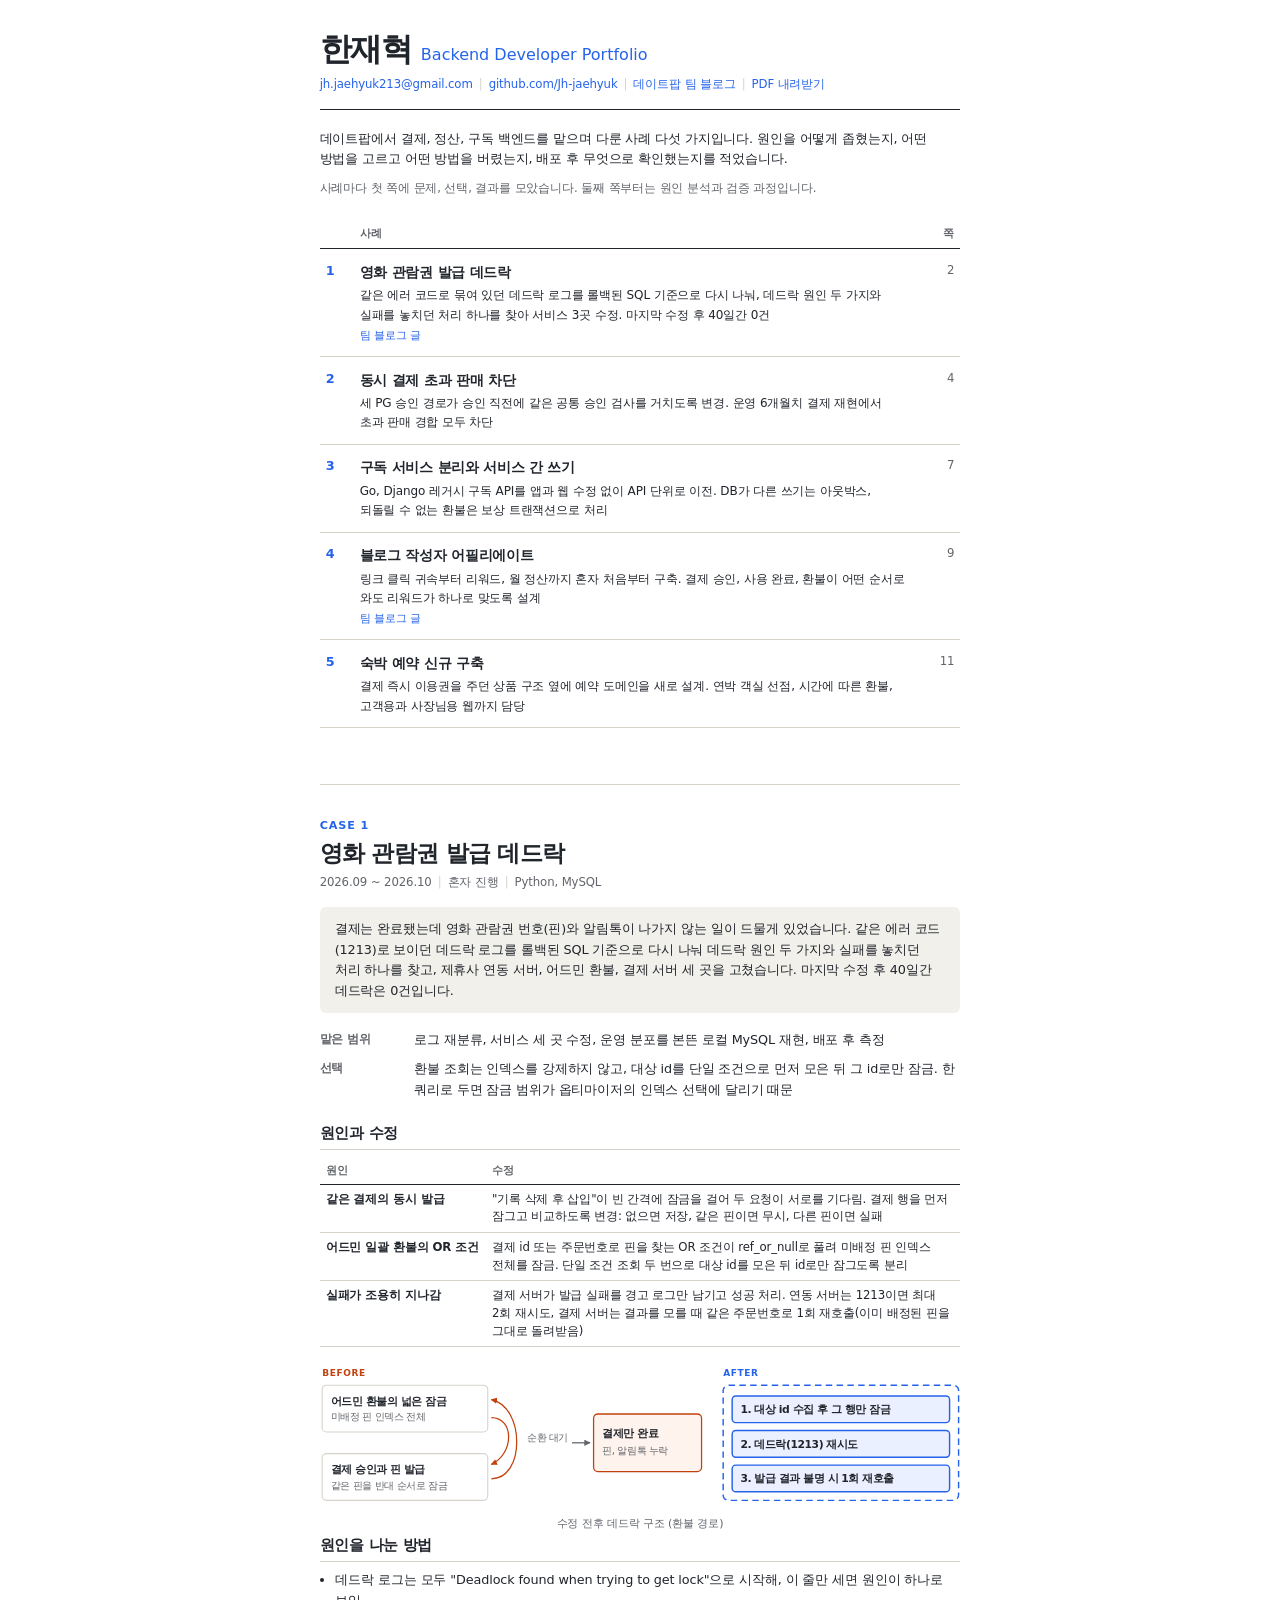
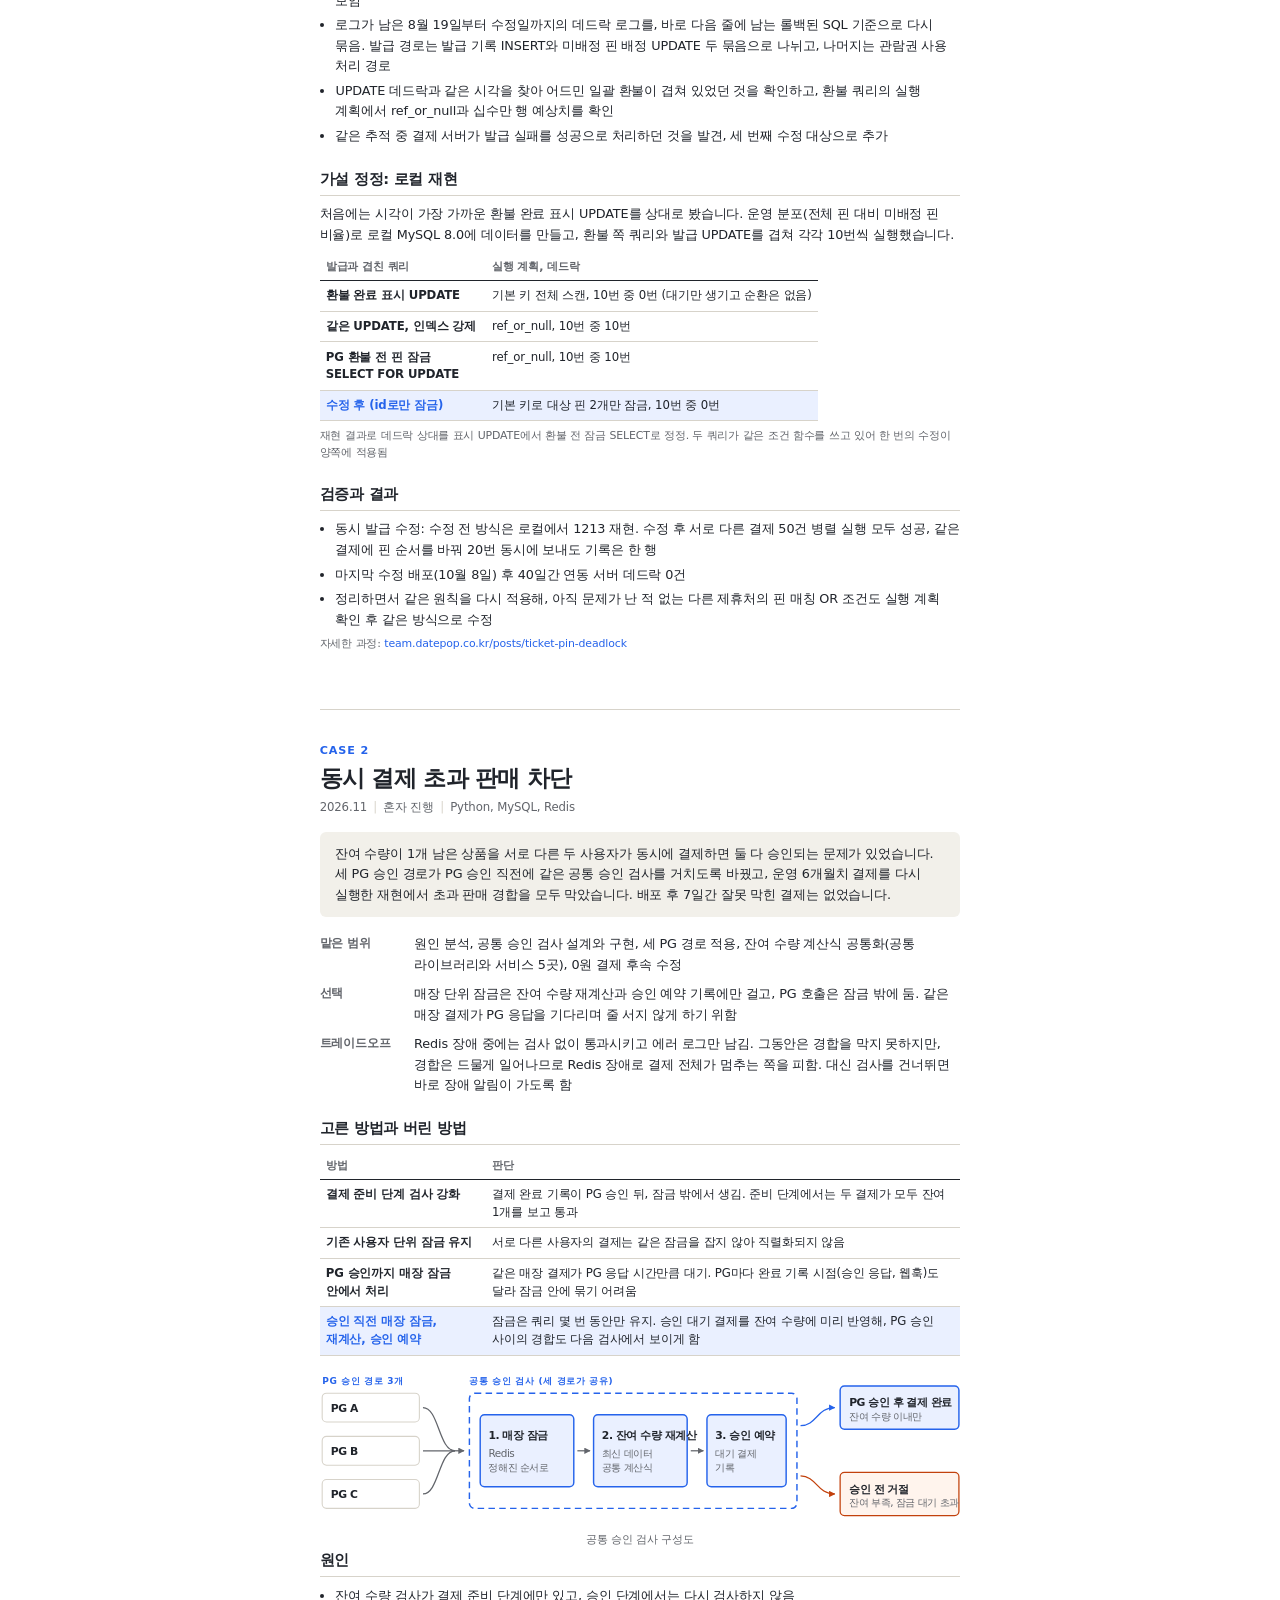
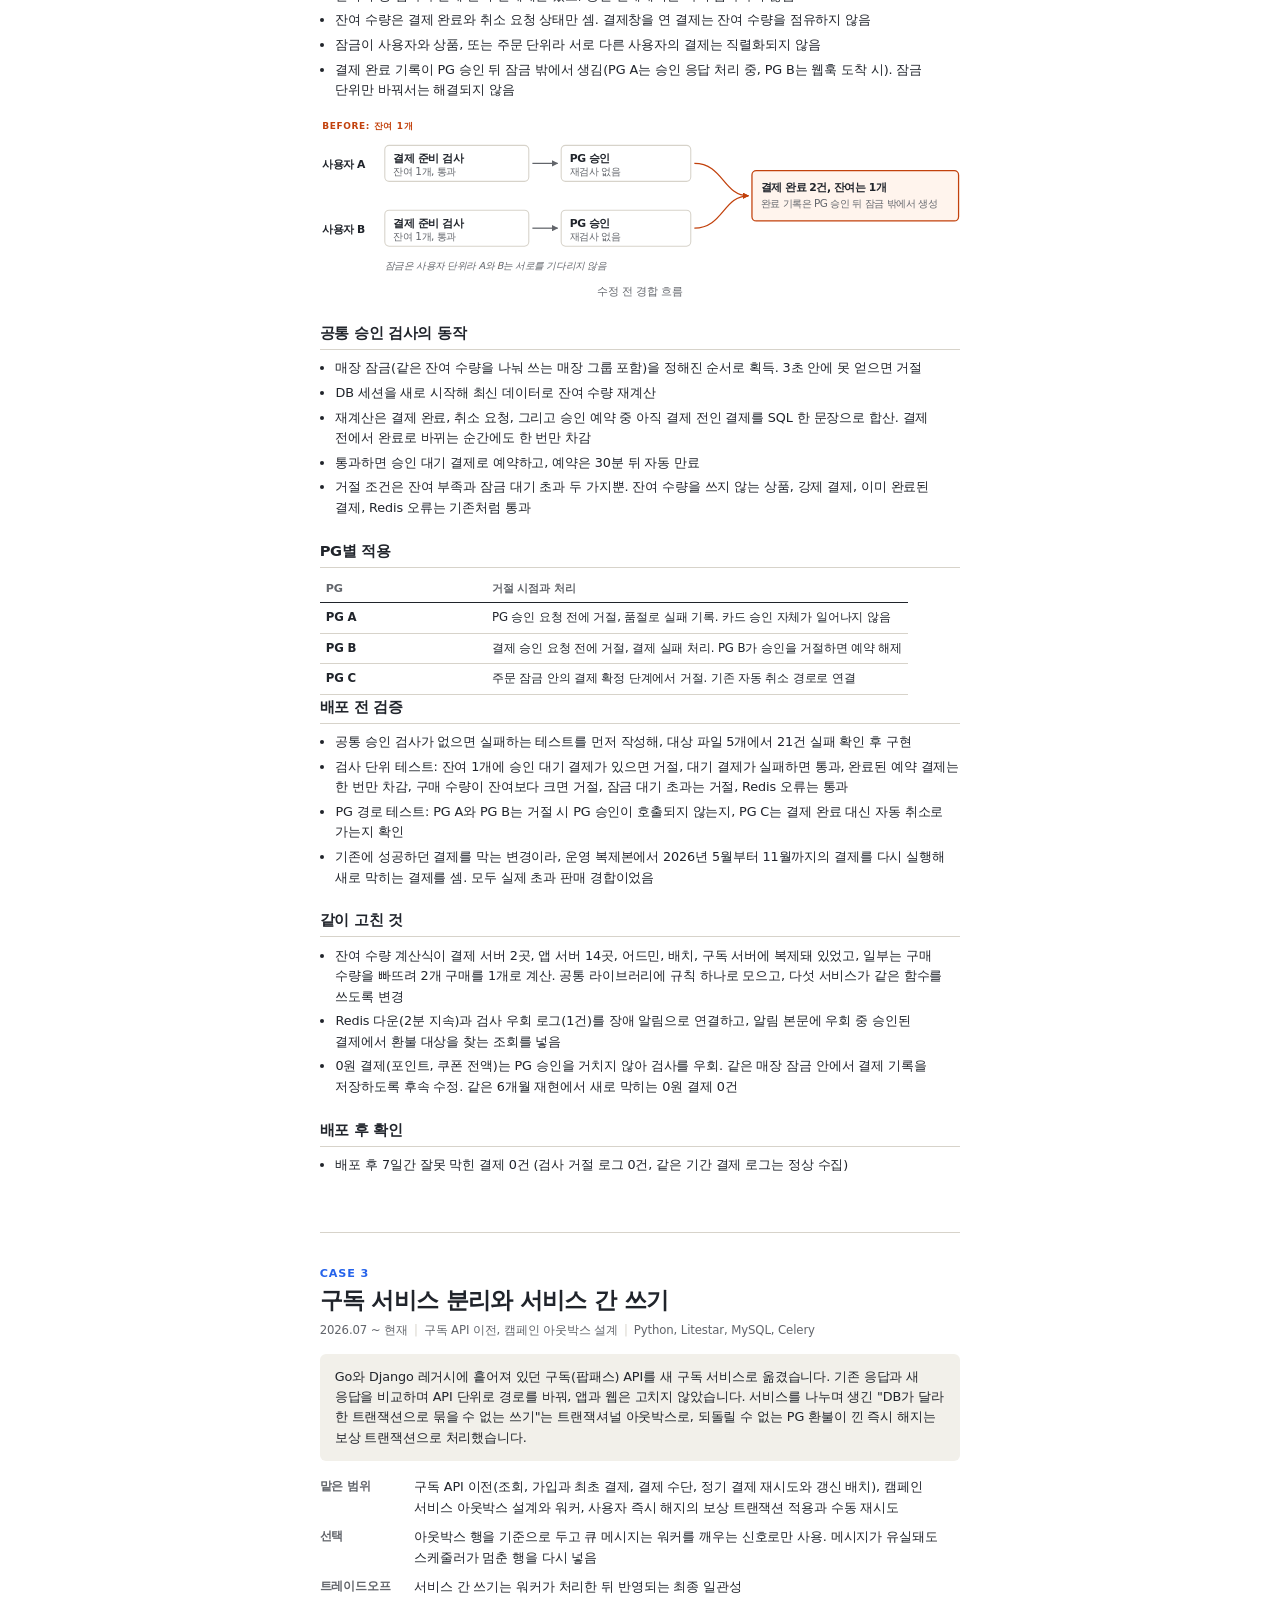
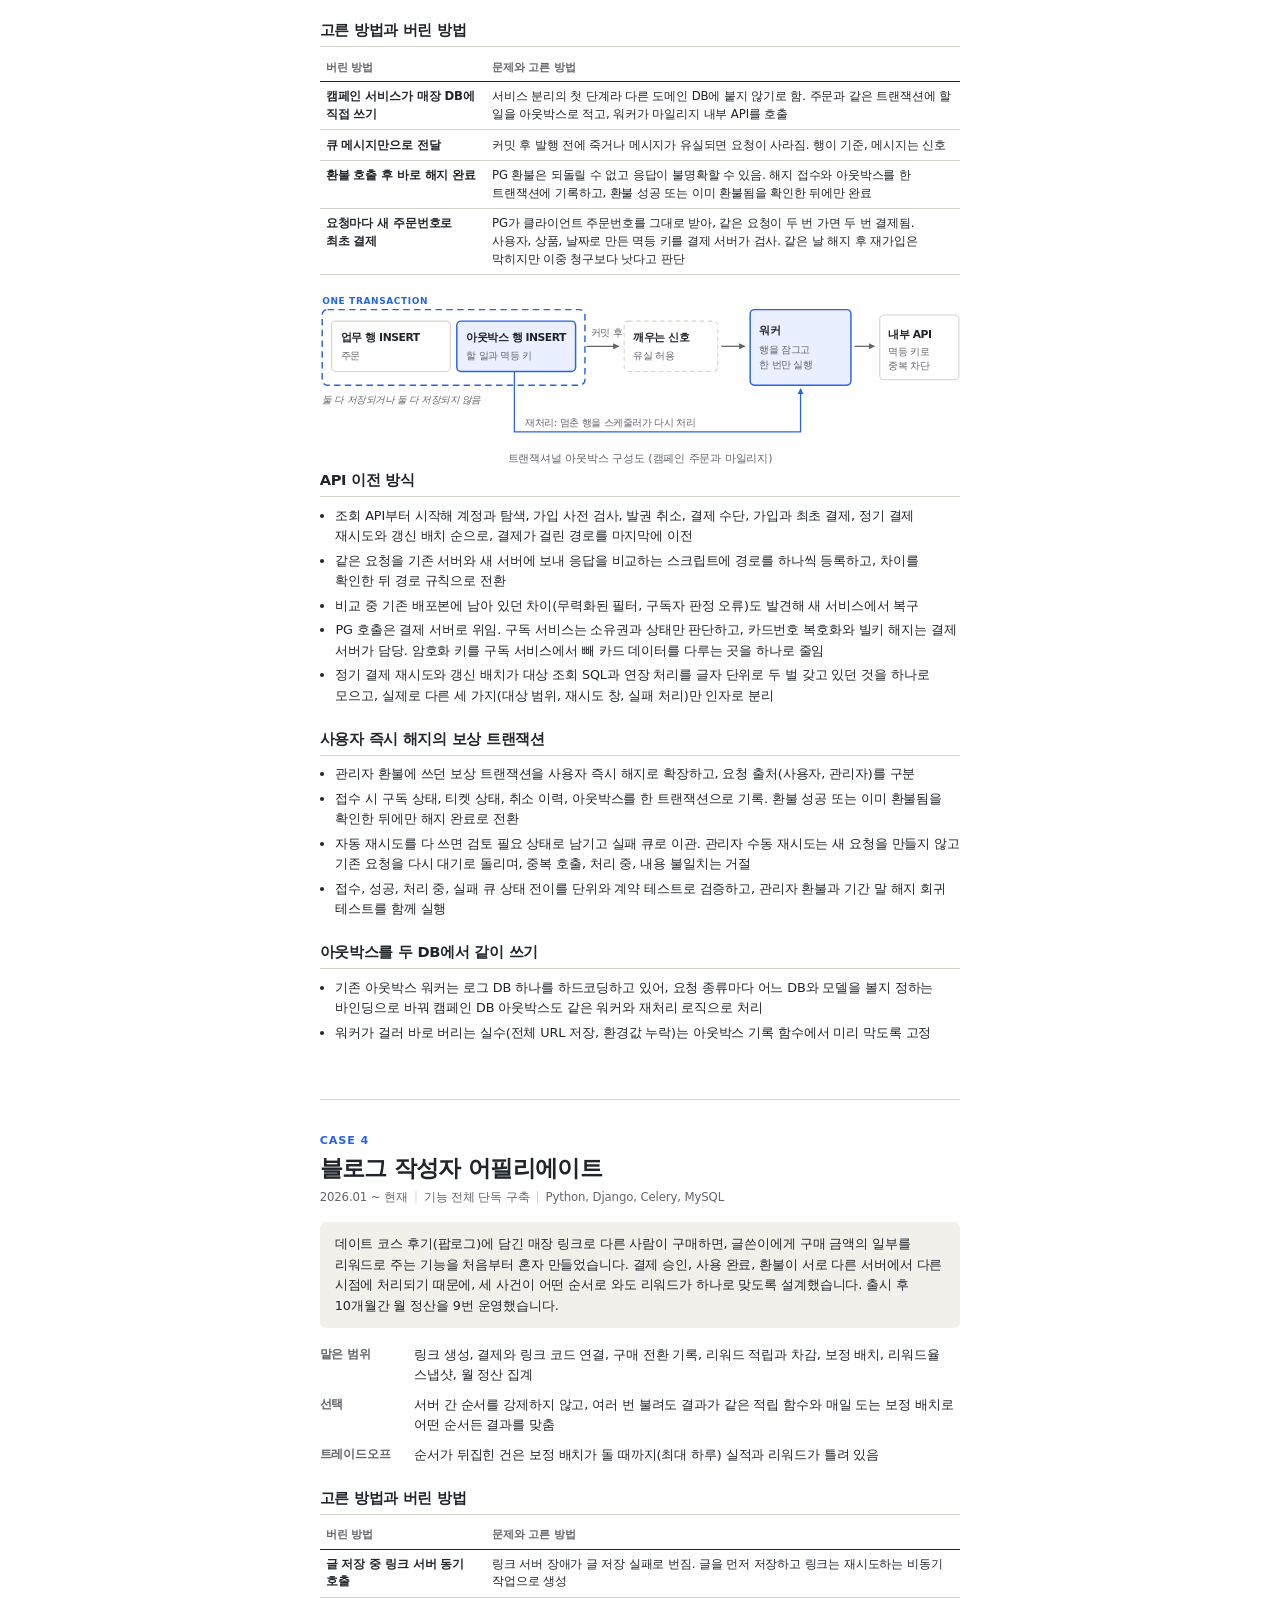
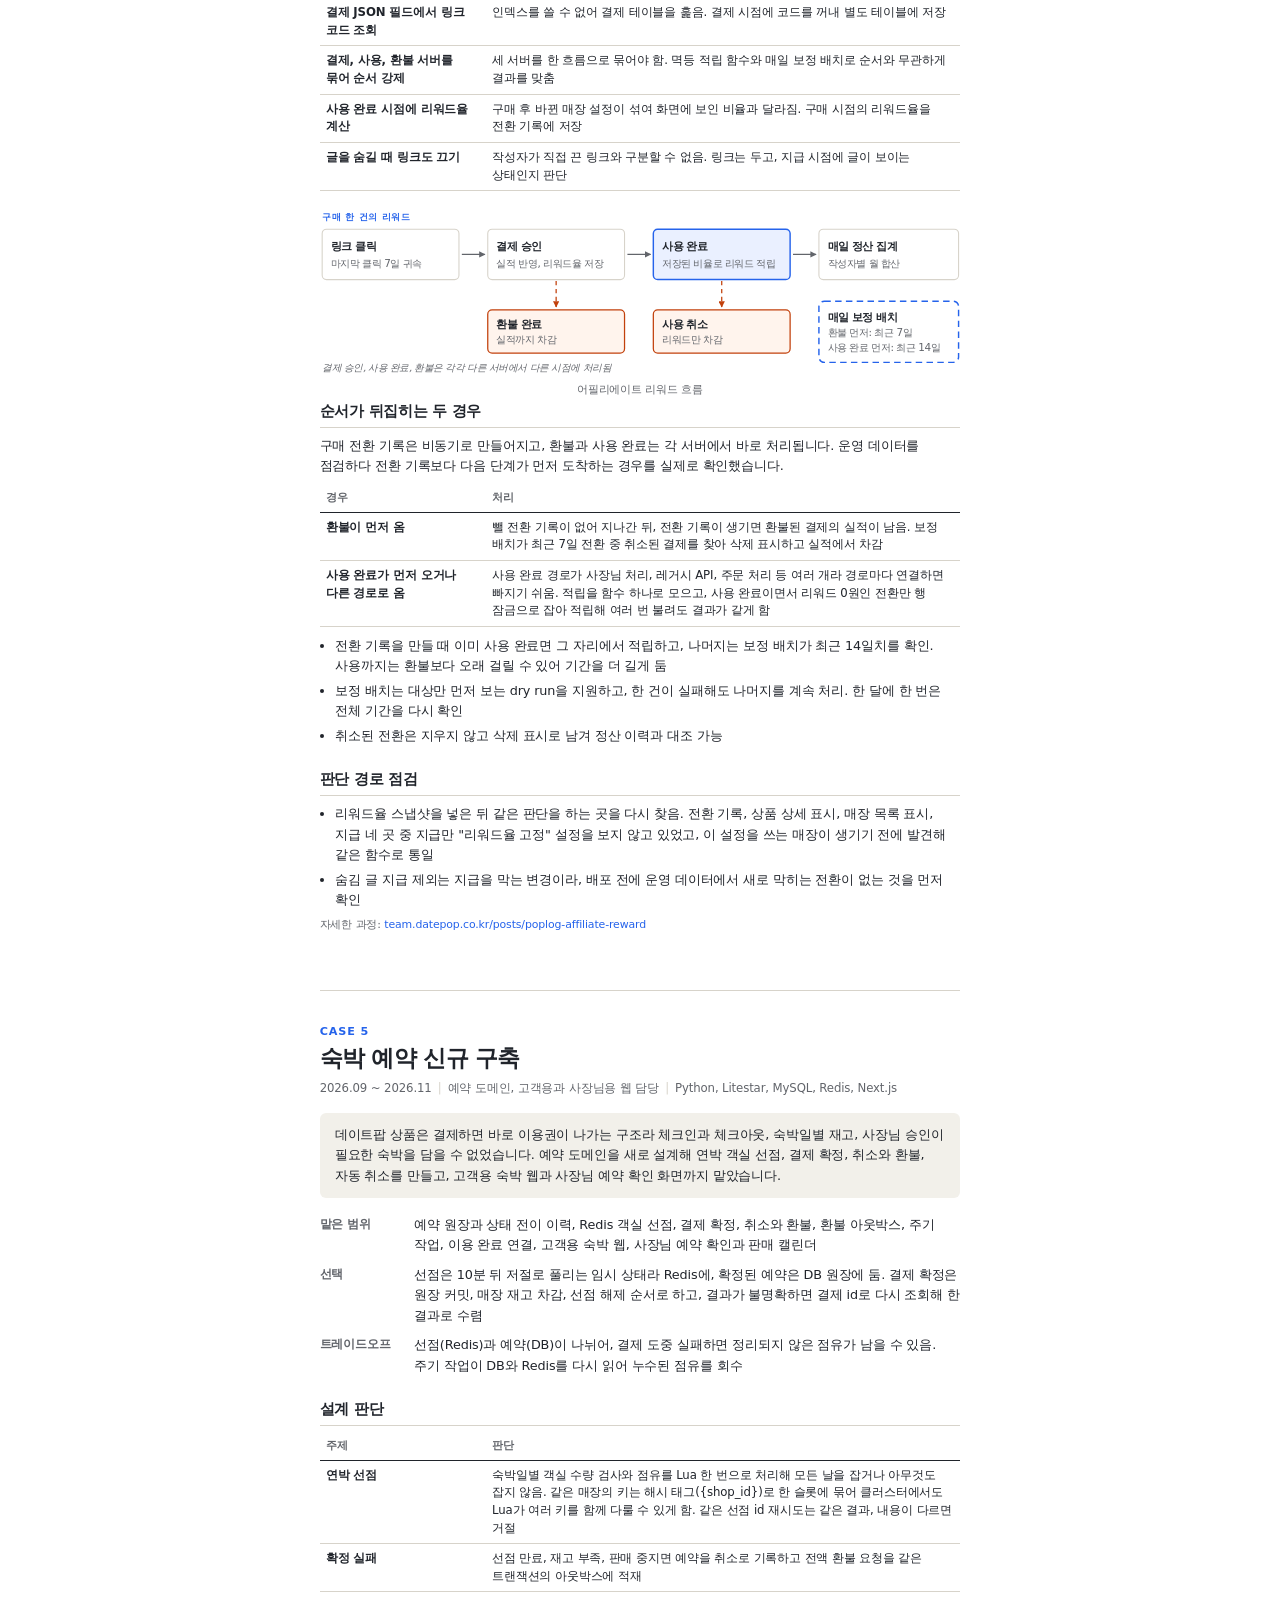
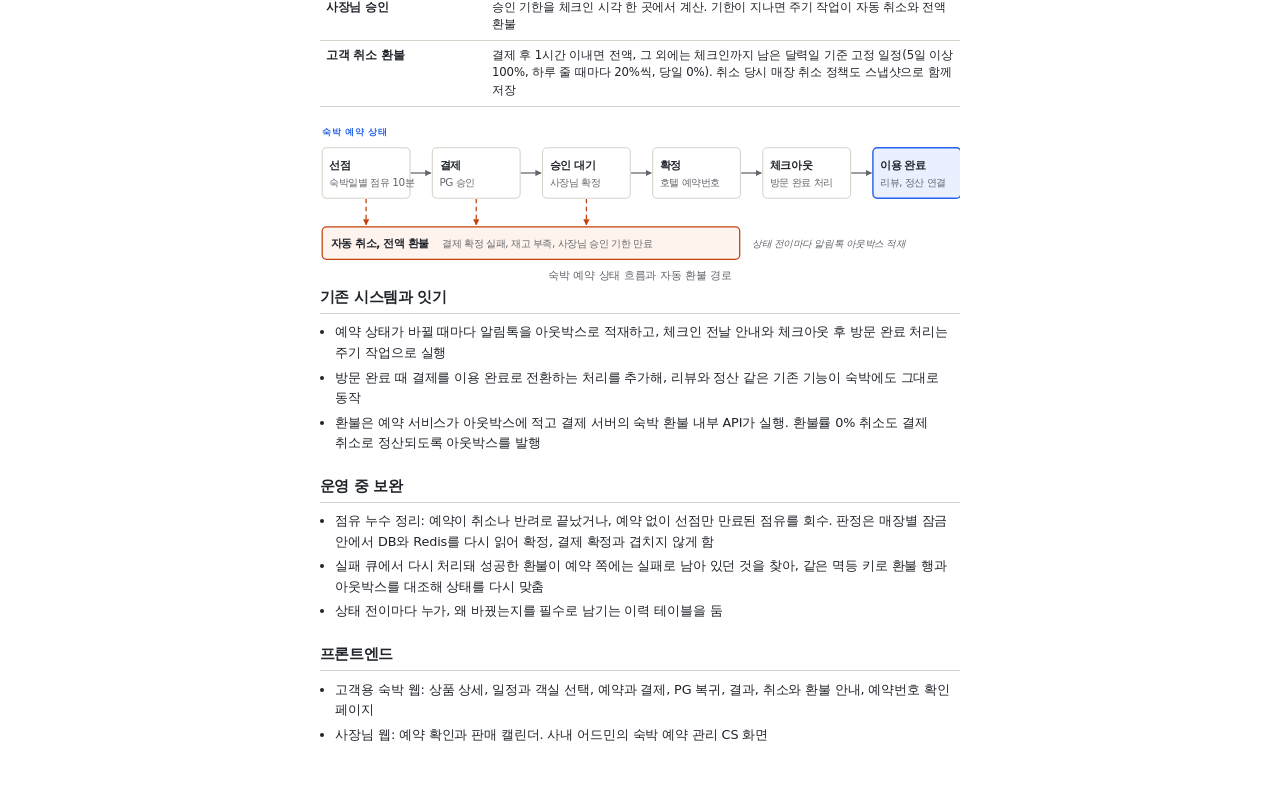
<file: index.html>
<!doctype html>
<html lang="ko">
<head>
  <meta charset="utf-8">
  <meta name="robots" content="noindex, nofollow">
  <meta name="viewport" content="width=device-width, initial-scale=1">
  <title>한재혁 Portfolio</title>
  <meta property="og:title" content="한재혁 Portfolio">
  <meta property="og:type" content="website">
  <meta property="og:url" content="https://jh-jaehyuk.github.io/portfolio/">
  <meta property="og:image" content="https://jh-jaehyuk.github.io/portfolio/og-image.png">
  <meta property="og:image:width" content="1200">
  <meta property="og:image:height" content="627">
  <style>
    :root { --ink:#20242b; --muted:#62656b; --blue:#2563eb; --blue-soft:#eaf0ff; --red:#c2410c; --line:#d7d3ca; --stone:#f2f0ea; --white:#fff; font-family:-apple-system,BlinkMacSystemFont,"SF Pro Text",system-ui,sans-serif; color:var(--ink); }
    * { box-sizing:border-box; }
    body { width:178mm; margin:0 auto; padding:0; font-size:9.6pt; line-height:1.6; letter-spacing:-.01em; word-break:keep-all; background:var(--white); }
    a { color:var(--blue); text-decoration:none; }
    h1,h2,h3,p { margin:0; }
    b { font-weight:600; }
    ul { margin:0; padding-left:4.2mm; }
    li + li { margin-top:1.1mm; }
    li { break-inside:avoid; }

    /* 요약 쪽 */
    header { padding-bottom:4mm; border-bottom:.8pt solid var(--ink); }
    h1 { font-size:24pt; line-height:1.1; letter-spacing:-.04em; }
    h1 span { margin-left:2.4mm; font-size:12pt; font-weight:400; color:var(--blue); letter-spacing:0; }
    .contact { margin-top:2mm; color:var(--muted); font-size:8.8pt; }
    .contact a + a::before { content:"|"; margin:0 1.6mm; color:var(--line); }
    .lead { margin-top:5mm; }
    .howto { margin-top:2.4mm; color:var(--muted); font-size:8.8pt; }
    table.toc { width:100%; margin-top:6mm; border-collapse:collapse; }
    table.toc th { text-align:left; color:var(--muted); font-weight:600; font-size:8.4pt; padding:1.4mm 1.6mm; border-bottom:.6pt solid var(--ink); }
    table.toc td { padding:3mm 1.6mm; border-bottom:.4pt solid var(--line); vertical-align:top; }
    table.toc td.no { width:9mm; color:var(--blue); font-weight:700; }
    table.toc td.pg { width:12mm; text-align:right; color:var(--muted); font-size:8.8pt; white-space:nowrap; }
    table.toc .t { font-size:10.6pt; font-weight:600; letter-spacing:-.02em; }
    table.toc .r { margin-top:.8mm; color:var(--ink); font-size:9pt; }
    table.toc .b { margin-top:.6mm; font-size:8.4pt; }

    /* 사례 */
    .case { break-before:page; }
    .kicker { color:var(--blue); font-size:8.4pt; font-weight:700; letter-spacing:.08em; }
    .case h2 { margin-top:1mm; font-size:17pt; line-height:1.25; letter-spacing:-.03em; }
    .meta { margin-top:1.6mm; color:var(--muted); font-size:8.8pt; }
    .meta span + span::before { content:"|"; margin:0 1.6mm; color:var(--line); }
    .summary { margin-top:4mm; padding:3.2mm 4mm; background:var(--stone); border-radius:1.6mm; }
    dl.facts { display:grid; grid-template-columns:22mm 1fr; gap:2.4mm 3mm; margin:4.4mm 0 0; }
    dl.facts dt { color:var(--muted); font-weight:600; font-size:9pt; }
    dl.facts dd { margin:0; }
    .case h3 { margin-top:5.4mm; font-size:11pt; letter-spacing:-.02em; padding-bottom:1.2mm; margin-bottom:2.2mm; border-bottom:.4pt solid var(--line); break-after:avoid; }
    .page { break-before:page; }
    .page > h3:first-child { margin-top:0; }

    table.t2 { width:100%; border-collapse:collapse; font-size:8.8pt; line-height:1.5; }
    table.t2 th { text-align:left; color:var(--muted); font-weight:600; font-size:8.4pt; padding:1.2mm 1.6mm; border-bottom:.6pt solid var(--ink); }
    table.t2 td { padding:1.6mm; border-bottom:.4pt solid var(--line); vertical-align:top; }
    table.t2 tr { break-inside:avoid; }
    table.t2 td:first-child { font-weight:600; width:44mm; }
    table.t2 tr.pick td { background:var(--blue-soft); }
    table.t2 tr.pick td:first-child { color:var(--blue); }
    .note { margin-top:1.4mm; color:var(--muted); font-size:8.2pt; }

    /* 인라인 SVG 도식: viewBox 1단위 = 1mm, 콘텐츠 폭 178mm */
    figure { margin:3.4mm 0 0; break-inside:avoid; }
    figcaption { margin-top:1mm; text-align:center; color:var(--muted); font-size:8.4pt; }
    figure svg { display:block; width:86%; height:auto; margin:0 auto; }
    .dg-box { fill:var(--white); stroke:var(--line); stroke-width:.3; }
    .dg-box--primary { fill:var(--blue-soft); stroke:var(--blue); stroke-width:.4; }
    .dg-box--muted { fill:var(--stone); stroke:none; }
    .dg-box--warn { fill:#fff4ed; stroke:var(--red); stroke-width:.35; }
    .dg-frame { fill:none; stroke:var(--blue); stroke-width:.4; stroke-dasharray:1.8 1.2; }
    .dg-k { fill:var(--blue); font-size:2.5px; font-weight:600; letter-spacing:.07em; }
    .dg-k--warn { fill:var(--red); }
    .dg-m { fill:var(--ink); font-size:3px; font-weight:600; }
    .dg-s { fill:var(--muted); font-size:2.9px; }
    .dg-c { fill:var(--muted); font-size:2.7px; font-style:italic; }
    .dg-line { fill:none; stroke:var(--muted); stroke-width:.35; }
    .dg-line--blue { stroke:var(--blue); }
    .dg-line--warn { stroke:var(--red); }
    .dg-line--dashed { stroke-dasharray:1.2 1; }
    .dg-head { fill:var(--muted); }
    .dg-head--blue { fill:var(--blue); }
    .dg-head--warn { fill:var(--red); }

    @page { size:A4; margin:16mm 16mm 15mm; }
    @media print { body { print-color-adjust:exact; -webkit-print-color-adjust:exact; } }
  
    .screen-only { display:none; }
    @media screen {
      .screen-only { display:inline; }
      body { width:auto; max-width:178mm; padding:32px 16px 64px; }
      .case { margin-top:56px; padding-top:32px; border-top:1px solid var(--line); }
      figure svg { width:100%; max-width:100%; }
      table { display:block; max-width:100%; overflow-x:auto; }
    }
  </style>
</head>
<body>

  <!-- 1쪽: 요약 -->
  <header>
    <h1>한재혁<span>Backend Developer Portfolio</span></h1>
    <p class="contact"><a href="mailto:jh.jaehyuk213@gmail.com">jh.jaehyuk213@gmail.com</a><a href="https://github.com/Jh-jaehyuk">github.com/Jh-jaehyuk</a><a href="https://team.datepop.co.kr/">데이트팝 팀 블로그</a><a class="screen-only" href="portfolio.pdf">PDF 내려받기</a></p>
  </header>

  <p class="lead">데이트팝에서 결제, 정산, 구독 백엔드를 맡으며 다룬 사례 다섯 가지입니다. 원인을 어떻게 좁혔는지, 어떤 방법을 고르고 어떤 방법을 버렸는지, 배포 후 무엇으로 확인했는지를 적었습니다.</p>
  <p class="howto">사례마다 첫 쪽에 문제, 선택, 결과를 모았습니다. 둘째 쪽부터는 원인 분석과 검증 과정입니다.</p>

  <table class="toc">
    <thead><tr><th></th><th>사례</th><th style="text-align:right">쪽</th></tr></thead>
    <tbody>
      <tr>
        <td class="no">1</td>
        <td><p class="t">영화 관람권 발급 데드락</p>
          <p class="r">같은 에러 코드로 묶여 있던 데드락 로그를 롤백된 SQL 기준으로 다시 나눠, 데드락 원인 두 가지와 실패를 놓치던 처리 하나를 찾아 서비스 3곳 수정. 마지막 수정 후 40일간 0건</p>
          <p class="b"><a href="https://team.datepop.co.kr/posts/ticket-pin-deadlock/">팀 블로그 글</a></p></td>
        <td class="pg">2</td>
      </tr>
      <tr>
        <td class="no">2</td>
        <td><p class="t">동시 결제 초과 판매 차단</p>
          <p class="r">세 PG 승인 경로가 승인 직전에 같은 공통 승인 검사를 거치도록 변경. 운영 6개월치 결제 재현에서 초과 판매 경합 모두 차단</p></td>
        <td class="pg">4</td>
      </tr>
      <tr>
        <td class="no">3</td>
        <td><p class="t">구독 서비스 분리와 서비스 간 쓰기</p>
          <p class="r">Go, Django 레거시 구독 API를 앱과 웹 수정 없이 API 단위로 이전. DB가 다른 쓰기는 아웃박스, 되돌릴 수 없는 환불은 보상 트랜잭션으로 처리</p></td>
        <td class="pg">7</td>
      </tr>
      <tr>
        <td class="no">4</td>
        <td><p class="t">블로그 작성자 어필리에이트</p>
          <p class="r">링크 클릭 귀속부터 리워드, 월 정산까지 혼자 처음부터 구축. 결제 승인, 사용 완료, 환불이 어떤 순서로 와도 리워드가 하나로 맞도록 설계</p>
          <p class="b"><a href="https://team.datepop.co.kr/posts/poplog-affiliate-reward/">팀 블로그 글</a></p></td>
        <td class="pg">9</td>
      </tr>
      <tr>
        <td class="no">5</td>
        <td><p class="t">숙박 예약 신규 구축</p>
          <p class="r">결제 즉시 이용권을 주던 상품 구조 옆에 예약 도메인을 새로 설계. 연박 객실 선점, 시간에 따른 환불, 고객용과 사장님용 웹까지 담당</p></td>
        <td class="pg">11</td>
      </tr>
    </tbody>
  </table>

  <!-- 사례 1: 2쪽 -->
  <section class="case">
    <p class="kicker">CASE 1</p>
    <h2>영화 관람권 발급 데드락</h2>
    <p class="meta"><span>2026.09 ~ 2026.10</span><span>혼자 진행</span><span>Python, MySQL</span></p>

    <p class="summary">결제는 완료됐는데 영화 관람권 번호(핀)와 알림톡이 나가지 않는 일이 드물게 있었습니다. 같은 에러 코드(1213)로 보이던 데드락 로그를 롤백된 SQL 기준으로 다시 나눠 데드락 원인 두 가지와 실패를 놓치던 처리 하나를 찾고, 제휴사 연동 서버, 어드민 환불, 결제 서버 세 곳을 고쳤습니다. 마지막 수정 후 40일간 데드락은 0건입니다.</p>

    <dl class="facts">
      <dt>맡은 범위</dt>
      <dd>로그 재분류, 서비스 세 곳 수정, 운영 분포를 본뜬 로컬 MySQL 재현, 배포 후 측정</dd>
      <dt>선택</dt>
      <dd>환불 조회는 인덱스를 강제하지 않고, 대상 id를 단일 조건으로 먼저 모은 뒤 그 id로만 잠금. 한 쿼리로 두면 잠금 범위가 옵티마이저의 인덱스 선택에 달리기 때문</dd>
    </dl>

    <h3>원인과 수정</h3>
    <table class="t2">
      <thead><tr><th>원인</th><th>수정</th></tr></thead>
      <tbody>
        <tr><td>같은 결제의 동시 발급</td><td>"기록 삭제 후 삽입"이 빈 간격에 잠금을 걸어 두 요청이 서로를 기다림. 결제 행을 먼저 잠그고 비교하도록 변경: 없으면 저장, 같은 핀이면 무시, 다른 핀이면 실패</td></tr>
        <tr><td>어드민 일괄 환불의 OR 조건</td><td>결제 id 또는 주문번호로 핀을 찾는 OR 조건이 ref_or_null로 풀려 미배정 핀 인덱스 전체를 잠금. 단일 조건 조회 두 번으로 대상 id를 모은 뒤 id로만 잠그도록 분리</td></tr>
        <tr><td>실패가 조용히 지나감</td><td>결제 서버가 발급 실패를 경고 로그만 남기고 성공 처리. 연동 서버는 1213이면 최대 2회 재시도, 결제 서버는 결과를 모를 때 같은 주문번호로 1회 재호출(이미 배정된 핀을 그대로 돌려받음)</td></tr>
      </tbody>
    </table>

    <figure>
      <svg viewBox="0 0 178 42" role="img" aria-label="일괄 환불의 넓은 잠금과 관람권 발급이 서로를 기다려 데드락이 나고 결제만 완료되던 구조와, 잠금 범위 축소, 재시도, 재호출로 바꾼 뒤의 구조">
        <defs>
          <marker id="dl-ar" viewBox="0 0 6 6" refX="5.4" refY="3" markerWidth="5" markerHeight="5" orient="auto"><path d="M0,0 L6,3 L0,6 z" class="dg-head"/></marker>
          <marker id="dl-ar-w" viewBox="0 0 6 6" refX="5.4" refY="3" markerWidth="5" markerHeight="5" orient="auto"><path d="M0,0 L6,3 L0,6 z" class="dg-head dg-head--warn"/></marker>
        </defs>
        <text x="0.6" y="4.5" class="dg-k dg-k--warn">BEFORE</text>
        <rect x="0.6" y="7" width="46" height="13" rx="1.2" class="dg-box"/>
        <text x="3" y="12.4" class="dg-m">어드민 환불의 넓은 잠금</text>
        <text x="3" y="16.8" class="dg-s">미배정 핀 인덱스 전체</text>
        <rect x="0.6" y="26" width="46" height="13" rx="1.2" class="dg-box"/>
        <text x="3" y="31.4" class="dg-m">결제 승인과 핀 발급</text>
        <text x="3" y="35.8" class="dg-s">같은 핀을 반대 순서로 잠금</text>
        <path d="M 47.6,16 C 54,16 54,26 47.6,29" class="dg-line dg-line--warn" marker-end="url(#dl-ar-w)"/>
        <path d="M 47.6,33 C 57,33 57,13 47.6,11" class="dg-line dg-line--warn" marker-end="url(#dl-ar-w)"/>
        <text x="57.5" y="22.6" class="dg-s">순환 대기</text>
        <path d="M 70,23 H 75" class="dg-line" marker-end="url(#dl-ar)"/>
        <rect x="76" y="15" width="30" height="16" rx="1.2" class="dg-box dg-box--warn"/>
        <text x="78.4" y="21.4" class="dg-m">결제만 완료</text>
        <text x="78.4" y="26.2" class="dg-s">핀, 알림톡 누락</text>
        <text x="112" y="4.5" class="dg-k">AFTER</text>
        <rect x="112" y="7" width="65.4" height="32" rx="1.5" class="dg-frame"/>
        <rect x="114.5" y="10" width="60.4" height="7.4" rx="1" class="dg-box dg-box--primary"/>
        <text x="116.8" y="14.8" class="dg-m">1. 대상 id 수집 후 그 행만 잠금</text>
        <rect x="114.5" y="19.6" width="60.4" height="7.4" rx="1" class="dg-box dg-box--primary"/>
        <text x="116.8" y="24.4" class="dg-m">2. 데드락(1213) 재시도</text>
        <rect x="114.5" y="29.2" width="60.4" height="7.4" rx="1" class="dg-box dg-box--primary"/>
        <text x="116.8" y="34" class="dg-m">3. 발급 결과 불명 시 1회 재호출</text>
      </svg>
      <figcaption>수정 전후 데드락 구조 (환불 경로)</figcaption>
    </figure>

    <div class="page">
      <h3>원인을 나눈 방법</h3>
      <ul>
        <li>데드락 로그는 모두 "Deadlock found when trying to get lock"으로 시작해, 이 줄만 세면 원인이 하나로 보임</li>
        <li>로그가 남은 8월 19일부터 수정일까지의 데드락 로그를, 바로 다음 줄에 남는 롤백된 SQL 기준으로 다시 묶음. 발급 경로는 발급 기록 INSERT와 미배정 핀 배정 UPDATE 두 묶음으로 나뉘고, 나머지는 관람권 사용 처리 경로</li>
        <li>UPDATE 데드락과 같은 시각을 찾아 어드민 일괄 환불이 겹쳐 있었던 것을 확인하고, 환불 쿼리의 실행 계획에서 ref_or_null과 십수만 행 예상치를 확인</li>
        <li>같은 추적 중 결제 서버가 발급 실패를 성공으로 처리하던 것을 발견, 세 번째 수정 대상으로 추가</li>
      </ul>

      <h3>가설 정정: 로컬 재현</h3>
      <p>처음에는 시각이 가장 가까운 환불 완료 표시 UPDATE를 상대로 봤습니다. 운영 분포(전체 핀 대비 미배정 핀 비율)로 로컬 MySQL 8.0에 데이터를 만들고, 환불 쪽 쿼리와 발급 UPDATE를 겹쳐 각각 10번씩 실행했습니다.</p>
      <table class="t2" style="margin-top:2.4mm">
        <thead><tr><th>발급과 겹친 쿼리</th><th>실행 계획, 데드락</th></tr></thead>
        <tbody>
          <tr><td>환불 완료 표시 UPDATE</td><td>기본 키 전체 스캔, 10번 중 0번 (대기만 생기고 순환은 없음)</td></tr>
          <tr><td>같은 UPDATE, 인덱스 강제</td><td>ref_or_null, 10번 중 10번</td></tr>
          <tr><td>PG 환불 전 핀 잠금 SELECT FOR UPDATE</td><td>ref_or_null, 10번 중 10번</td></tr>
          <tr class="pick"><td>수정 후 (id로만 잠금)</td><td>기본 키로 대상 핀 2개만 잠금, 10번 중 0번</td></tr>
        </tbody>
      </table>
      <p class="note">재현 결과로 데드락 상대를 표시 UPDATE에서 환불 전 잠금 SELECT로 정정. 두 쿼리가 같은 조건 함수를 쓰고 있어 한 번의 수정이 양쪽에 적용됨</p>

      <h3>검증과 결과</h3>
      <ul>
        <li>동시 발급 수정: 수정 전 방식은 로컬에서 1213 재현. 수정 후 서로 다른 결제 50건 병렬 실행 모두 성공, 같은 결제에 핀 순서를 바꿔 20번 동시에 보내도 기록은 한 행</li>
        <li>마지막 수정 배포(10월 8일) 후 40일간 연동 서버 데드락 0건</li>
        <li>정리하면서 같은 원칙을 다시 적용해, 아직 문제가 난 적 없는 다른 제휴처의 핀 매칭 OR 조건도 실행 계획 확인 후 같은 방식으로 수정</li>
      </ul>
      <p class="note">자세한 과정: <a href="https://team.datepop.co.kr/posts/ticket-pin-deadlock/">team.datepop.co.kr/posts/ticket-pin-deadlock</a></p>
    </div>
  </section>

  <!-- 사례 2: 3쪽 -->
  <section class="case">
    <p class="kicker">CASE 2</p>
    <h2>동시 결제 초과 판매 차단</h2>
    <p class="meta"><span>2026.11</span><span>혼자 진행</span><span>Python, MySQL, Redis</span></p>

    <p class="summary">잔여 수량이 1개 남은 상품을 서로 다른 두 사용자가 동시에 결제하면 둘 다 승인되는 문제가 있었습니다. 세 PG 승인 경로가 PG 승인 직전에 같은 공통 승인 검사를 거치도록 바꿨고, 운영 6개월치 결제를 다시 실행한 재현에서 초과 판매 경합을 모두 막았습니다. 배포 후 7일간 잘못 막힌 결제는 없었습니다.</p>

    <dl class="facts">
      <dt>맡은 범위</dt>
      <dd>원인 분석, 공통 승인 검사 설계와 구현, 세 PG 경로 적용, 잔여 수량 계산식 공통화(공통 라이브러리와 서비스 5곳), 0원 결제 후속 수정</dd>
      <dt>선택</dt>
      <dd>매장 단위 잠금은 잔여 수량 재계산과 승인 예약 기록에만 걸고, PG 호출은 잠금 밖에 둠. 같은 매장 결제가 PG 응답을 기다리며 줄 서지 않게 하기 위함</dd>
      <dt>트레이드오프</dt>
      <dd>Redis 장애 중에는 검사 없이 통과시키고 에러 로그만 남김. 그동안은 경합을 막지 못하지만, 경합은 드물게 일어나므로 Redis 장애로 결제 전체가 멈추는 쪽을 피함. 대신 검사를 건너뛰면 바로 장애 알림이 가도록 함</dd>
    </dl>

    <h3>고른 방법과 버린 방법</h3>
    <table class="t2">
      <thead><tr><th>방법</th><th>판단</th></tr></thead>
      <tbody>
        <tr><td>결제 준비 단계 검사 강화</td><td>결제 완료 기록이 PG 승인 뒤, 잠금 밖에서 생김. 준비 단계에서는 두 결제가 모두 잔여 1개를 보고 통과</td></tr>
        <tr><td>기존 사용자 단위 잠금 유지</td><td>서로 다른 사용자의 결제는 같은 잠금을 잡지 않아 직렬화되지 않음</td></tr>
        <tr><td>PG 승인까지 매장 잠금 안에서 처리</td><td>같은 매장 결제가 PG 응답 시간만큼 대기. PG마다 완료 기록 시점(승인 응답, 웹훅)도 달라 잠금 안에 묶기 어려움</td></tr>
        <tr class="pick"><td>승인 직전 매장 잠금, 재계산, 승인 예약</td><td>잠금은 쿼리 몇 번 동안만 유지. 승인 대기 결제를 잔여 수량에 미리 반영해, PG 승인 사이의 경합도 다음 검사에서 보이게 함</td></tr>
      </tbody>
    </table>

    <figure>
      <svg viewBox="0 0 178 44" role="img" aria-label="세 PG 승인 경로가 매장 잠금, 잔여 수량 재계산, 승인 예약을 거치는 공통 승인 검사를 지나 PG 승인으로 가고, 잔여가 부족하면 승인 전에 거절되는 구조">
        <defs>
          <marker id="gt-ar" viewBox="0 0 6 6" refX="5.4" refY="3" markerWidth="5" markerHeight="5" orient="auto"><path d="M0,0 L6,3 L0,6 z" class="dg-head"/></marker>
          <marker id="gt-ar-b" viewBox="0 0 6 6" refX="5.4" refY="3" markerWidth="5" markerHeight="5" orient="auto"><path d="M0,0 L6,3 L0,6 z" class="dg-head dg-head--blue"/></marker>
          <marker id="gt-ar-w" viewBox="0 0 6 6" refX="5.4" refY="3" markerWidth="5" markerHeight="5" orient="auto"><path d="M0,0 L6,3 L0,6 z" class="dg-head dg-head--warn"/></marker>
        </defs>
        <text x="0.6" y="4.5" class="dg-k">PG 승인 경로 3개</text>
        <rect x="0.6" y="7" width="27" height="8" rx="1.2" class="dg-box"/><text x="3" y="12.2" class="dg-m">PG A</text>
        <rect x="0.6" y="19" width="27" height="8" rx="1.2" class="dg-box"/><text x="3" y="24.2" class="dg-m">PG B</text>
        <rect x="0.6" y="31" width="27" height="8" rx="1.2" class="dg-box"/><text x="3" y="36.2" class="dg-m">PG C</text>
        <path d="M 28.6,11 C 33,11 33,23 37.5,23" class="dg-line"/>
        <path d="M 28.6,23 H 37.5" class="dg-line"/>
        <path d="M 28.6,35 C 33,35 33,23 37.5,23" class="dg-line"/>
        <path d="M 37.5,23 H 40" class="dg-line" marker-end="url(#gt-ar)"/>
        <text x="41.5" y="4.5" class="dg-k">공통 승인 검사 (세 경로가 공유)</text>
        <rect x="41.5" y="7" width="91" height="32" rx="1.5" class="dg-frame"/>
        <rect x="44.5" y="13" width="26" height="20" rx="1.2" class="dg-box dg-box--primary"/>
        <text x="46.8" y="19.6" class="dg-m">1. 매장 잠금</text>
        <text x="46.8" y="24.6" class="dg-s">Redis</text>
        <text x="46.8" y="28.6" class="dg-s">정해진 순서로</text>
        <path d="M 71.5,23 H 75" class="dg-line" marker-end="url(#gt-ar)"/>
        <rect x="76" y="13" width="26" height="20" rx="1.2" class="dg-box dg-box--primary"/>
        <text x="78.3" y="19.6" class="dg-m">2. 잔여 수량 재계산</text>
        <text x="78.3" y="24.6" class="dg-s">최신 데이터</text>
        <text x="78.3" y="28.6" class="dg-s">공통 계산식</text>
        <path d="M 103,23 H 106.5" class="dg-line" marker-end="url(#gt-ar)"/>
        <rect x="107.5" y="13" width="22" height="20" rx="1.2" class="dg-box dg-box--primary"/>
        <text x="109.8" y="19.6" class="dg-m">3. 승인 예약</text>
        <text x="109.8" y="24.6" class="dg-s">대기 결제</text>
        <text x="109.8" y="28.6" class="dg-s">기록</text>
        <path d="M 133.5,16 C 138,16 138,11 143,11" class="dg-line dg-line--blue" marker-end="url(#gt-ar-b)"/>
        <rect x="144.5" y="5" width="33" height="12" rx="1.2" class="dg-box dg-box--primary"/>
        <text x="147" y="10.6" class="dg-m">PG 승인 후 결제 완료</text>
        <text x="147" y="14.4" class="dg-s">잔여 수량 이내만</text>
        <path d="M 133.5,30 C 138,30 138,35 143,35" class="dg-line dg-line--warn" marker-end="url(#gt-ar-w)"/>
        <rect x="144.5" y="29" width="33" height="12" rx="1.2" class="dg-box dg-box--warn"/>
        <text x="147" y="34.6" class="dg-m">승인 전 거절</text>
        <text x="147" y="38.4" class="dg-s">잔여 부족, 잠금 대기 초과</text>
      </svg>
      <figcaption>공통 승인 검사 구성도</figcaption>
    </figure>

    <!-- 둘째 쪽: 원인과 동작 -->
    <div class="page">
      <h3>원인</h3>
      <ul>
        <li>잔여 수량 검사가 결제 준비 단계에만 있고, 승인 단계에서는 다시 검사하지 않음</li>
        <li>잔여 수량은 결제 완료와 취소 요청 상태만 셈. 결제창을 연 결제는 잔여 수량을 점유하지 않음</li>
        <li>잠금이 사용자와 상품, 또는 주문 단위라 서로 다른 사용자의 결제는 직렬화되지 않음</li>
        <li>결제 완료 기록이 PG 승인 뒤 잠금 밖에서 생김(PG A는 승인 응답 처리 중, PG B는 웹훅 도착 시). 잠금 단위만 바꿔서는 해결되지 않음</li>
      </ul>

      <figure>
        <svg viewBox="0 0 178 46" role="img" aria-label="잔여 1개인 상품에서 두 사용자가 결제 준비 검사를 모두 통과하고, 각자 PG 승인을 받아 결제 완료가 2건 생기는 흐름">
          <defs>
            <marker id="rc-ar" viewBox="0 0 6 6" refX="5.4" refY="3" markerWidth="5" markerHeight="5" orient="auto"><path d="M0,0 L6,3 L0,6 z" class="dg-head"/></marker>
            <marker id="rc-ar-w" viewBox="0 0 6 6" refX="5.4" refY="3" markerWidth="5" markerHeight="5" orient="auto"><path d="M0,0 L6,3 L0,6 z" class="dg-head dg-head--warn"/></marker>
          </defs>
          <text x="0.6" y="4.5" class="dg-k dg-k--warn">BEFORE: 잔여 1개</text>
          <text x="0.6" y="15.2" class="dg-m">사용자 A</text>
          <text x="0.6" y="33.2" class="dg-m">사용자 B</text>
          <rect x="18" y="9" width="40" height="10" rx="1.2" class="dg-box"/>
          <text x="20.4" y="13.6" class="dg-m">결제 준비 검사</text>
          <text x="20.4" y="17.2" class="dg-s">잔여 1개, 통과</text>
          <rect x="18" y="27" width="40" height="10" rx="1.2" class="dg-box"/>
          <text x="20.4" y="31.6" class="dg-m">결제 준비 검사</text>
          <text x="20.4" y="35.2" class="dg-s">잔여 1개, 통과</text>
          <path d="M 59,14 H 66" class="dg-line" marker-end="url(#rc-ar)"/>
          <path d="M 59,32 H 66" class="dg-line" marker-end="url(#rc-ar)"/>
          <rect x="67" y="9" width="36" height="10" rx="1.2" class="dg-box"/>
          <text x="69.4" y="13.6" class="dg-m">PG 승인</text>
          <text x="69.4" y="17.2" class="dg-s">재검사 없음</text>
          <rect x="67" y="27" width="36" height="10" rx="1.2" class="dg-box"/>
          <text x="69.4" y="31.6" class="dg-m">PG 승인</text>
          <text x="69.4" y="35.2" class="dg-s">재검사 없음</text>
          <path d="M 104,14 C 112,14 112,23 119,23" class="dg-line dg-line--warn" marker-end="url(#rc-ar-w)"/>
          <path d="M 104,32 C 112,32 112,23 119,23" class="dg-line dg-line--warn" marker-end="url(#rc-ar-w)"/>
          <rect x="120" y="16" width="57.4" height="14" rx="1.2" class="dg-box dg-box--warn"/>
          <text x="122.4" y="21.6" class="dg-m">결제 완료 2건, 잔여는 1개</text>
          <text x="122.4" y="26.2" class="dg-s">완료 기록은 PG 승인 뒤 잠금 밖에서 생성</text>
          <text x="18" y="43.4" class="dg-c">잠금은 사용자 단위라 A와 B는 서로를 기다리지 않음</text>
        </svg>
        <figcaption>수정 전 경합 흐름</figcaption>
      </figure>

      <h3>공통 승인 검사의 동작</h3>
      <ul>
        <li>매장 잠금(같은 잔여 수량을 나눠 쓰는 매장 그룹 포함)을 정해진 순서로 획득. 3초 안에 못 얻으면 거절</li>
        <li>DB 세션을 새로 시작해 최신 데이터로 잔여 수량 재계산</li>
        <li>재계산은 결제 완료, 취소 요청, 그리고 승인 예약 중 아직 결제 전인 결제를 SQL 한 문장으로 합산. 결제 전에서 완료로 바뀌는 순간에도 한 번만 차감</li>
        <li>통과하면 승인 대기 결제로 예약하고, 예약은 30분 뒤 자동 만료</li>
        <li>거절 조건은 잔여 부족과 잠금 대기 초과 두 가지뿐. 잔여 수량을 쓰지 않는 상품, 강제 결제, 이미 완료된 결제, Redis 오류는 기존처럼 통과</li>
      </ul>

      <h3>PG별 적용</h3>
      <table class="t2">
        <thead><tr><th>PG</th><th>거절 시점과 처리</th></tr></thead>
        <tbody>
          <tr><td>PG A</td><td>PG 승인 요청 전에 거절, 품절로 실패 기록. 카드 승인 자체가 일어나지 않음</td></tr>
          <tr><td>PG B</td><td>결제 승인 요청 전에 거절, 결제 실패 처리. PG B가 승인을 거절하면 예약 해제</td></tr>
          <tr><td>PG C</td><td>주문 잠금 안의 결제 확정 단계에서 거절. 기존 자동 취소 경로로 연결</td></tr>
        </tbody>
      </table>
    </div>

    <!-- 셋째 쪽: 검증과 남은 과제 -->
    <div class="page">
      <h3>배포 전 검증</h3>
      <ul>
        <li>공통 승인 검사가 없으면 실패하는 테스트를 먼저 작성해, 대상 파일 5개에서 21건 실패 확인 후 구현</li>
        <li>검사 단위 테스트: 잔여 1개에 승인 대기 결제가 있으면 거절, 대기 결제가 실패하면 통과, 완료된 예약 결제는 한 번만 차감, 구매 수량이 잔여보다 크면 거절, 잠금 대기 초과는 거절, Redis 오류는 통과</li>
        <li>PG 경로 테스트: PG A와 PG B는 거절 시 PG 승인이 호출되지 않는지, PG C는 결제 완료 대신 자동 취소로 가는지 확인</li>
        <li>기존에 성공하던 결제를 막는 변경이라, 운영 복제본에서 2026년 5월부터 11월까지의 결제를 다시 실행해 새로 막히는 결제를 셈. 모두 실제 초과 판매 경합이었음</li>
      </ul>

      <h3>같이 고친 것</h3>
      <ul>
        <li>잔여 수량 계산식이 결제 서버 2곳, 앱 서버 14곳, 어드민, 배치, 구독 서버에 복제돼 있었고, 일부는 구매 수량을 빠뜨려 2개 구매를 1개로 계산. 공통 라이브러리에 규칙 하나로 모으고, 다섯 서비스가 같은 함수를 쓰도록 변경</li>
        <li>Redis 다운(2분 지속)과 검사 우회 로그(1건)를 장애 알림으로 연결하고, 알림 본문에 우회 중 승인된 결제에서 환불 대상을 찾는 조회를 넣음</li>
        <li>0원 결제(포인트, 쿠폰 전액)는 PG 승인을 거치지 않아 검사를 우회. 같은 매장 잠금 안에서 결제 기록을 저장하도록 후속 수정. 같은 6개월 재현에서 새로 막히는 0원 결제 0건</li>
      </ul>

      <h3>배포 후 확인</h3>
      <ul>
        <li>배포 후 7일간 잘못 막힌 결제 0건 (검사 거절 로그 0건, 같은 기간 결제 로그는 정상 수집)</li>
      </ul>
    </div>
  </section>

  <!-- 사례 3: 2쪽 -->
  <section class="case">
    <p class="kicker">CASE 3</p>
    <h2>구독 서비스 분리와 서비스 간 쓰기</h2>
    <p class="meta"><span>2026.07 ~ 현재</span><span>구독 API 이전, 캠페인 아웃박스 설계</span><span>Python, Litestar, MySQL, Celery</span></p>

    <p class="summary">Go와 Django 레거시에 흩어져 있던 구독(팝패스) API를 새 구독 서비스로 옮겼습니다. 기존 응답과 새 응답을 비교하며 API 단위로 경로를 바꿔, 앱과 웹은 고치지 않았습니다. 서비스를 나누며 생긴 "DB가 달라 한 트랜잭션으로 묶을 수 없는 쓰기"는 트랜잭셔널 아웃박스로, 되돌릴 수 없는 PG 환불이 낀 즉시 해지는 보상 트랜잭션으로 처리했습니다.</p>

    <dl class="facts">
      <dt>맡은 범위</dt>
      <dd>구독 API 이전(조회, 가입과 최초 결제, 결제 수단, 정기 결제 재시도와 갱신 배치), 캠페인 서비스 아웃박스 설계와 워커, 사용자 즉시 해지의 보상 트랜잭션 적용과 수동 재시도</dd>
      <dt>선택</dt>
      <dd>아웃박스 행을 기준으로 두고 큐 메시지는 워커를 깨우는 신호로만 사용. 메시지가 유실돼도 스케줄러가 멈춘 행을 다시 넣음</dd>
      <dt>트레이드오프</dt>
      <dd>서비스 간 쓰기는 워커가 처리한 뒤 반영되는 최종 일관성</dd>
    </dl>

    <h3>고른 방법과 버린 방법</h3>
    <table class="t2">
      <thead><tr><th>버린 방법</th><th>문제와 고른 방법</th></tr></thead>
      <tbody>
        <tr><td>캠페인 서비스가 매장 DB에 직접 쓰기</td><td>서비스 분리의 첫 단계라 다른 도메인 DB에 붙지 않기로 함. 주문과 같은 트랜잭션에 할 일을 아웃박스로 적고, 워커가 마일리지 내부 API를 호출</td></tr>
        <tr><td>큐 메시지만으로 전달</td><td>커밋 후 발행 전에 죽거나 메시지가 유실되면 요청이 사라짐. 행이 기준, 메시지는 신호</td></tr>
        <tr><td>환불 호출 후 바로 해지 완료</td><td>PG 환불은 되돌릴 수 없고 응답이 불명확할 수 있음. 해지 접수와 아웃박스를 한 트랜잭션에 기록하고, 환불 성공 또는 이미 환불됨을 확인한 뒤에만 완료</td></tr>
        <tr><td>요청마다 새 주문번호로 최초 결제</td><td>PG가 클라이언트 주문번호를 그대로 받아, 같은 요청이 두 번 가면 두 번 결제됨. 사용자, 상품, 날짜로 만든 멱등 키를 결제 서버가 검사. 같은 날 해지 후 재가입은 막히지만 이중 청구보다 낫다고 판단</td></tr>
      </tbody>
    </table>

    <figure>
      <svg viewBox="0 0 178 44" role="img" aria-label="주문과 아웃박스 행을 한 트랜잭션으로 커밋하고, 워커가 내부 API를 호출하며, 멈춘 행은 스케줄러가 다시 처리하는 구조">
        <defs>
          <marker id="ob-ar" viewBox="0 0 6 6" refX="5.4" refY="3" markerWidth="5" markerHeight="5" orient="auto"><path d="M0,0 L6,3 L0,6 z" class="dg-head"/></marker>
          <marker id="ob-ar-b" viewBox="0 0 6 6" refX="5.4" refY="3" markerWidth="5" markerHeight="5" orient="auto"><path d="M0,0 L6,3 L0,6 z" class="dg-head dg-head--blue"/></marker>
        </defs>
        <text x="0.6" y="4.5" class="dg-k">ONE TRANSACTION</text>
        <rect x="0.6" y="6" width="73" height="21" rx="1.5" class="dg-frame"/>
        <rect x="3.2" y="9.2" width="33" height="14" rx="1.2" class="dg-box"/>
        <text x="5.8" y="14.8" class="dg-m">업무 행 INSERT</text>
        <text x="5.8" y="19.6" class="dg-s">주문</text>
        <rect x="38" y="9.2" width="33" height="14" rx="1.2" class="dg-box dg-box--primary"/>
        <text x="40.6" y="14.8" class="dg-m">아웃박스 행 INSERT</text>
        <text x="40.6" y="19.6" class="dg-s">할 일과 멱등 키</text>
        <text x="0.6" y="32" class="dg-c">둘 다 저장되거나 둘 다 저장되지 않음</text>
        <text x="75.2" y="13.4" class="dg-s">커밋 후</text>
        <path d="M 74,16.2 H 83" class="dg-line" marker-end="url(#ob-ar)"/>
        <rect x="84.5" y="9.2" width="26" height="14" rx="1.2" class="dg-box" style="stroke-dasharray:1.2 1"/>
        <text x="87" y="14.8" class="dg-m">깨우는 신호</text>
        <text x="87" y="19.6" class="dg-s">유실 허용</text>
        <path d="M 111.5,16.2 H 118" class="dg-line" marker-end="url(#ob-ar)"/>
        <rect x="119.5" y="6" width="28" height="21" rx="1.2" class="dg-box dg-box--primary"/>
        <text x="122" y="12.8" class="dg-m">워커</text>
        <text x="122" y="18" class="dg-s">행을 잠그고</text>
        <text x="122" y="22.2" class="dg-s">한 번만 실행</text>
        <path d="M 148.5,16.2 H 154" class="dg-line" marker-end="url(#ob-ar)"/>
        <rect x="155.5" y="7.5" width="22" height="18" rx="1.2" class="dg-box"/>
        <text x="157.9" y="13.8" class="dg-m">내부 API</text>
        <text x="157.9" y="18.6" class="dg-s">멱등 키로</text>
        <text x="157.9" y="22.6" class="dg-s">중복 차단</text>
        <path d="M 54,23.2 V 40 H 133.5 V 28" class="dg-line dg-line--blue" marker-end="url(#ob-ar-b)"/>
        <text x="57" y="38.4" class="dg-s">재처리: 멈춘 행을 스케줄러가 다시 처리</text>
      </svg>
      <figcaption>트랜잭셔널 아웃박스 구성도 (캠페인 주문과 마일리지)</figcaption>
    </figure>

    <div class="page">
      <h3>API 이전 방식</h3>
      <ul>
        <li>조회 API부터 시작해 계정과 탐색, 가입 사전 검사, 발권 취소, 결제 수단, 가입과 최초 결제, 정기 결제 재시도와 갱신 배치 순으로, 결제가 걸린 경로를 마지막에 이전</li>
        <li>같은 요청을 기존 서버와 새 서버에 보내 응답을 비교하는 스크립트에 경로를 하나씩 등록하고, 차이를 확인한 뒤 경로 규칙으로 전환</li>
        <li>비교 중 기존 배포본에 남아 있던 차이(무력화된 필터, 구독자 판정 오류)도 발견해 새 서비스에서 복구</li>
        <li>PG 호출은 결제 서버로 위임. 구독 서비스는 소유권과 상태만 판단하고, 카드번호 복호화와 빌키 해지는 결제 서버가 담당. 암호화 키를 구독 서비스에서 빼 카드 데이터를 다루는 곳을 하나로 줄임</li>
        <li>정기 결제 재시도와 갱신 배치가 대상 조회 SQL과 연장 처리를 글자 단위로 두 벌 갖고 있던 것을 하나로 모으고, 실제로 다른 세 가지(대상 범위, 재시도 창, 실패 처리)만 인자로 분리</li>
      </ul>

      <h3>사용자 즉시 해지의 보상 트랜잭션</h3>
      <ul>
        <li>관리자 환불에 쓰던 보상 트랜잭션을 사용자 즉시 해지로 확장하고, 요청 출처(사용자, 관리자)를 구분</li>
        <li>접수 시 구독 상태, 티켓 상태, 취소 이력, 아웃박스를 한 트랜잭션으로 기록. 환불 성공 또는 이미 환불됨을 확인한 뒤에만 해지 완료로 전환</li>
        <li>자동 재시도를 다 쓰면 검토 필요 상태로 남기고 실패 큐로 이관. 관리자 수동 재시도는 새 요청을 만들지 않고 기존 요청을 다시 대기로 돌리며, 중복 호출, 처리 중, 내용 불일치는 거절</li>
        <li>접수, 성공, 처리 중, 실패 큐 상태 전이를 단위와 계약 테스트로 검증하고, 관리자 환불과 기간 말 해지 회귀 테스트를 함께 실행</li>
      </ul>

      <h3>아웃박스를 두 DB에서 같이 쓰기</h3>
      <ul>
        <li>기존 아웃박스 워커는 로그 DB 하나를 하드코딩하고 있어, 요청 종류마다 어느 DB와 모델을 볼지 정하는 바인딩으로 바꿔 캠페인 DB 아웃박스도 같은 워커와 재처리 로직으로 처리</li>
        <li>워커가 걸러 바로 버리는 실수(전체 URL 저장, 환경값 누락)는 아웃박스 기록 함수에서 미리 막도록 고정</li>
      </ul>
    </div>
  </section>

  <!-- 사례 4: 2쪽 -->
  <section class="case">
    <p class="kicker">CASE 4</p>
    <h2>블로그 작성자 어필리에이트</h2>
    <p class="meta"><span>2026.01 ~ 현재</span><span>기능 전체 단독 구축</span><span>Python, Django, Celery, MySQL</span></p>

    <p class="summary">데이트 코스 후기(팝로그)에 담긴 매장 링크로 다른 사람이 구매하면, 글쓴이에게 구매 금액의 일부를 리워드로 주는 기능을 처음부터 혼자 만들었습니다. 결제 승인, 사용 완료, 환불이 서로 다른 서버에서 다른 시점에 처리되기 때문에, 세 사건이 어떤 순서로 와도 리워드가 하나로 맞도록 설계했습니다. 출시 후 10개월간 월 정산을 9번 운영했습니다.</p>

    <dl class="facts">
      <dt>맡은 범위</dt>
      <dd>링크 생성, 결제와 링크 코드 연결, 구매 전환 기록, 리워드 적립과 차감, 보정 배치, 리워드율 스냅샷, 월 정산 집계</dd>
      <dt>선택</dt>
      <dd>서버 간 순서를 강제하지 않고, 여러 번 불려도 결과가 같은 적립 함수와 매일 도는 보정 배치로 어떤 순서든 결과를 맞춤</dd>
      <dt>트레이드오프</dt>
      <dd>순서가 뒤집힌 건은 보정 배치가 돌 때까지(최대 하루) 실적과 리워드가 틀려 있음</dd>
    </dl>

    <h3>고른 방법과 버린 방법</h3>
    <table class="t2">
      <thead><tr><th>버린 방법</th><th>문제와 고른 방법</th></tr></thead>
      <tbody>
        <tr><td>글 저장 중 링크 서버 동기 호출</td><td>링크 서버 장애가 글 저장 실패로 번짐. 글을 먼저 저장하고 링크는 재시도하는 비동기 작업으로 생성</td></tr>
        <tr><td>결제 JSON 필드에서 링크 코드 조회</td><td>인덱스를 쓸 수 없어 결제 테이블을 훑음. 결제 시점에 코드를 꺼내 별도 테이블에 저장</td></tr>
        <tr><td>결제, 사용, 환불 서버를 묶어 순서 강제</td><td>세 서버를 한 흐름으로 묶어야 함. 멱등 적립 함수와 매일 보정 배치로 순서와 무관하게 결과를 맞춤</td></tr>
        <tr><td>사용 완료 시점에 리워드율 계산</td><td>구매 후 바뀐 매장 설정이 섞여 화면에 보인 비율과 달라짐. 구매 시점의 리워드율을 전환 기록에 저장</td></tr>
        <tr><td>글을 숨길 때 링크도 끄기</td><td>작성자가 직접 끈 링크와 구분할 수 없음. 링크는 두고, 지급 시점에 글이 보이는 상태인지 판단</td></tr>
      </tbody>
    </table>

    <figure>
      <svg viewBox="0 0 178 48" role="img" aria-label="링크 클릭, 결제 승인, 사용 완료, 정산으로 이어지는 흐름과, 환불과 사용 취소의 차감 경로, 순서가 뒤집힌 건을 맞추는 매일 보정 배치">
        <defs>
          <marker id="af-ar" viewBox="0 0 6 6" refX="5.4" refY="3" markerWidth="5" markerHeight="5" orient="auto"><path d="M0,0 L6,3 L0,6 z" class="dg-head"/></marker>
          <marker id="af-ar-w" viewBox="0 0 6 6" refX="5.4" refY="3" markerWidth="5" markerHeight="5" orient="auto"><path d="M0,0 L6,3 L0,6 z" class="dg-head dg-head--warn"/></marker>
          <marker id="af-ar-b" viewBox="0 0 6 6" refX="5.4" refY="3" markerWidth="5" markerHeight="5" orient="auto"><path d="M0,0 L6,3 L0,6 z" class="dg-head dg-head--blue"/></marker>
        </defs>
        <text x="0.6" y="4.5" class="dg-k">구매 한 건의 리워드</text>
        <rect x="0.6" y="7" width="38" height="14" rx="1.2" class="dg-box"/>
        <text x="3" y="12.8" class="dg-m">링크 클릭</text>
        <text x="3" y="17.4" class="dg-s">마지막 클릭 7일 귀속</text>
        <path d="M 39.4,14 H 45.8" class="dg-line" marker-end="url(#af-ar)"/>
        <rect x="46.6" y="7" width="38" height="14" rx="1.2" class="dg-box"/>
        <text x="49" y="12.8" class="dg-m">결제 승인</text>
        <text x="49" y="17.4" class="dg-s">실적 반영, 리워드율 저장</text>
        <path d="M 85.4,14 H 91.8" class="dg-line" marker-end="url(#af-ar)"/>
        <rect x="92.6" y="7" width="38" height="14" rx="1.2" class="dg-box dg-box--primary"/>
        <text x="95" y="12.8" class="dg-m">사용 완료</text>
        <text x="95" y="17.4" class="dg-s">저장된 비율로 리워드 적립</text>
        <path d="M 131.4,14 H 137.8" class="dg-line" marker-end="url(#af-ar)"/>
        <rect x="138.6" y="7" width="38.8" height="14" rx="1.2" class="dg-box"/>
        <text x="141" y="12.8" class="dg-m">매일 정산 집계</text>
        <text x="141" y="17.4" class="dg-s">작성자별 월 합산</text>
        <path d="M 65.6,21.4 V 28.6" class="dg-line dg-line--warn dg-line--dashed" marker-end="url(#af-ar-w)"/>
        <rect x="46.6" y="29.4" width="38" height="12" rx="1.2" class="dg-box dg-box--warn"/>
        <text x="49" y="34.4" class="dg-m">환불 완료</text>
        <text x="49" y="38.6" class="dg-s">실적까지 차감</text>
        <path d="M 111.6,21.4 V 28.6" class="dg-line dg-line--warn dg-line--dashed" marker-end="url(#af-ar-w)"/>
        <rect x="92.6" y="29.4" width="38" height="12" rx="1.2" class="dg-box dg-box--warn"/>
        <text x="95" y="34.4" class="dg-m">사용 취소</text>
        <text x="95" y="38.6" class="dg-s">리워드만 차감</text>
        <rect x="138.6" y="27" width="38.8" height="17" rx="1.5" class="dg-frame"/>
        <text x="141" y="32.4" class="dg-m">매일 보정 배치</text>
        <text x="141" y="36.8" class="dg-s">환불 먼저: 최근 7일</text>
        <text x="141" y="40.8" class="dg-s">사용 완료 먼저: 최근 14일</text>
        <text x="0.6" y="46.4" class="dg-c">결제 승인, 사용 완료, 환불은 각각 다른 서버에서 다른 시점에 처리됨</text>
      </svg>
      <figcaption>어필리에이트 리워드 흐름</figcaption>
    </figure>

    <div class="page">
      <h3>순서가 뒤집히는 두 경우</h3>
      <p>구매 전환 기록은 비동기로 만들어지고, 환불과 사용 완료는 각 서버에서 바로 처리됩니다. 운영 데이터를 점검하다 전환 기록보다 다음 단계가 먼저 도착하는 경우를 실제로 확인했습니다.</p>
      <table class="t2" style="margin-top:2.4mm">
        <thead><tr><th>경우</th><th>처리</th></tr></thead>
        <tbody>
          <tr><td>환불이 먼저 옴</td><td>뺄 전환 기록이 없어 지나간 뒤, 전환 기록이 생기면 환불된 결제의 실적이 남음. 보정 배치가 최근 7일 전환 중 취소된 결제를 찾아 삭제 표시하고 실적에서 차감</td></tr>
          <tr><td>사용 완료가 먼저 오거나 다른 경로로 옴</td><td>사용 완료 경로가 사장님 처리, 레거시 API, 주문 처리 등 여러 개라 경로마다 연결하면 빠지기 쉬움. 적립을 함수 하나로 모으고, 사용 완료이면서 리워드 0원인 전환만 행 잠금으로 잡아 적립해 여러 번 불려도 결과가 같게 함</td></tr>
        </tbody>
      </table>
      <ul style="margin-top:2.4mm">
        <li>전환 기록을 만들 때 이미 사용 완료면 그 자리에서 적립하고, 나머지는 보정 배치가 최근 14일치를 확인. 사용까지는 환불보다 오래 걸릴 수 있어 기간을 더 길게 둠</li>
        <li>보정 배치는 대상만 먼저 보는 dry run을 지원하고, 한 건이 실패해도 나머지를 계속 처리. 한 달에 한 번은 전체 기간을 다시 확인</li>
        <li>취소된 전환은 지우지 않고 삭제 표시로 남겨 정산 이력과 대조 가능</li>
      </ul>

      <h3>판단 경로 점검</h3>
      <ul>
        <li>리워드율 스냅샷을 넣은 뒤 같은 판단을 하는 곳을 다시 찾음. 전환 기록, 상품 상세 표시, 매장 목록 표시, 지급 네 곳 중 지급만 "리워드율 고정" 설정을 보지 않고 있었고, 이 설정을 쓰는 매장이 생기기 전에 발견해 같은 함수로 통일</li>
        <li>숨김 글 지급 제외는 지급을 막는 변경이라, 배포 전에 운영 데이터에서 새로 막히는 전환이 없는 것을 먼저 확인</li>
      </ul>

      <p class="note">자세한 과정: <a href="https://team.datepop.co.kr/posts/poplog-affiliate-reward/">team.datepop.co.kr/posts/poplog-affiliate-reward</a></p>
    </div>
  </section>

  <!-- 사례 5: 2쪽 -->
  <section class="case">
    <p class="kicker">CASE 5</p>
    <h2>숙박 예약 신규 구축</h2>
    <p class="meta"><span>2026.09 ~ 2026.11</span><span>예약 도메인, 고객용과 사장님용 웹 담당</span><span>Python, Litestar, MySQL, Redis, Next.js</span></p>

    <p class="summary">데이트팝 상품은 결제하면 바로 이용권이 나가는 구조라 체크인과 체크아웃, 숙박일별 재고, 사장님 승인이 필요한 숙박을 담을 수 없었습니다. 예약 도메인을 새로 설계해 연박 객실 선점, 결제 확정, 취소와 환불, 자동 취소를 만들고, 고객용 숙박 웹과 사장님 예약 확인 화면까지 맡았습니다.</p>

    <dl class="facts">
      <dt>맡은 범위</dt>
      <dd>예약 원장과 상태 전이 이력, Redis 객실 선점, 결제 확정, 취소와 환불, 환불 아웃박스, 주기 작업, 이용 완료 연결, 고객용 숙박 웹, 사장님 예약 확인과 판매 캘린더</dd>
      <dt>선택</dt>
      <dd>선점은 10분 뒤 저절로 풀리는 임시 상태라 Redis에, 확정된 예약은 DB 원장에 둠. 결제 확정은 원장 커밋, 매장 재고 차감, 선점 해제 순서로 하고, 결과가 불명확하면 결제 id로 다시 조회해 한 결과로 수렴</dd>
      <dt>트레이드오프</dt>
      <dd>선점(Redis)과 예약(DB)이 나뉘어, 결제 도중 실패하면 정리되지 않은 점유가 남을 수 있음. 주기 작업이 DB와 Redis를 다시 읽어 누수된 점유를 회수</dd>
    </dl>

    <h3>설계 판단</h3>
    <table class="t2">
      <thead><tr><th>주제</th><th>판단</th></tr></thead>
      <tbody>
        <tr><td>연박 선점</td><td>숙박일별 객실 수량 검사와 점유를 Lua 한 번으로 처리해 모든 날을 잡거나 아무것도 잡지 않음. 같은 매장의 키는 해시 태그({shop_id})로 한 슬롯에 묶어 클러스터에서도 Lua가 여러 키를 함께 다룰 수 있게 함. 같은 선점 id 재시도는 같은 결과, 내용이 다르면 거절</td></tr>
        <tr><td>확정 실패</td><td>선점 만료, 재고 부족, 판매 중지면 예약을 취소로 기록하고 전액 환불 요청을 같은 트랜잭션의 아웃박스에 적재</td></tr>
        <tr><td>사장님 승인</td><td>승인 기한을 체크인 시각 한 곳에서 계산. 기한이 지나면 주기 작업이 자동 취소와 전액 환불</td></tr>
        <tr><td>고객 취소 환불</td><td>결제 후 1시간 이내면 전액, 그 외에는 체크인까지 남은 달력일 기준 고정 일정(5일 이상 100%, 하루 줄 때마다 20%씩, 당일 0%). 취소 당시 매장 취소 정책도 스냅샷으로 함께 저장</td></tr>
      </tbody>
    </table>

    <figure>
      <svg viewBox="0 0 178 40" role="img" aria-label="선점, 결제, 승인 대기, 확정, 체크아웃, 이용 완료로 이어지는 숙박 예약 상태와, 앞 세 단계에서 실패하면 자동 취소와 전액 환불로 가는 경로">
        <defs>
          <marker id="ht-ar" viewBox="0 0 6 6" refX="5.4" refY="3" markerWidth="5" markerHeight="5" orient="auto"><path d="M0,0 L6,3 L0,6 z" class="dg-head"/></marker>
          <marker id="ht-ar-w" viewBox="0 0 6 6" refX="5.4" refY="3" markerWidth="5" markerHeight="5" orient="auto"><path d="M0,0 L6,3 L0,6 z" class="dg-head dg-head--warn"/></marker>
        </defs>
        <text x="0.6" y="4.5" class="dg-k">숙박 예약 상태</text>
        <rect x="0.6" y="8" width="24.4" height="14" rx="1.2" class="dg-box"/>
        <text x="2.6" y="13.8" class="dg-m">선점</text>
        <text x="2.6" y="18.6" class="dg-s">숙박일별 점유 10분</text>
        <path d="M 25.2,15 H 30.8" class="dg-line" marker-end="url(#ht-ar)"/>
        <rect x="31.2" y="8" width="24.4" height="14" rx="1.2" class="dg-box"/>
        <text x="33.2" y="13.8" class="dg-m">결제</text>
        <text x="33.2" y="18.6" class="dg-s">PG 승인</text>
        <path d="M 55.8,15 H 61.4" class="dg-line" marker-end="url(#ht-ar)"/>
        <rect x="61.8" y="8" width="24.4" height="14" rx="1.2" class="dg-box"/>
        <text x="63.8" y="13.8" class="dg-m">승인 대기</text>
        <text x="63.8" y="18.6" class="dg-s">사장님 확정</text>
        <path d="M 86.4,15 H 92.0" class="dg-line" marker-end="url(#ht-ar)"/>
        <rect x="92.4" y="8" width="24.4" height="14" rx="1.2" class="dg-box"/>
        <text x="94.4" y="13.8" class="dg-m">확정</text>
        <text x="94.4" y="18.6" class="dg-s">호텔 예약번호</text>
        <path d="M 117.0,15 H 122.6" class="dg-line" marker-end="url(#ht-ar)"/>
        <rect x="123.0" y="8" width="24.4" height="14" rx="1.2" class="dg-box"/>
        <text x="125.0" y="13.8" class="dg-m">체크아웃</text>
        <text x="125.0" y="18.6" class="dg-s">방문 완료 처리</text>
        <path d="M 147.6,15 H 153.2" class="dg-line" marker-end="url(#ht-ar)"/>
        <rect x="153.6" y="8" width="24.4" height="14" rx="1.2" class="dg-box dg-box--primary"/>
        <text x="155.6" y="13.8" class="dg-m">이용 완료</text>
        <text x="155.6" y="18.6" class="dg-s">리뷰, 정산 연결</text>
        <path d="M 12.8,22.2 V 29.4" class="dg-line dg-line--warn dg-line--dashed" marker-end="url(#ht-ar-w)"/>
        <path d="M 43.4,22.2 V 29.4" class="dg-line dg-line--warn dg-line--dashed" marker-end="url(#ht-ar-w)"/>
        <path d="M 74.0,22.2 V 29.4" class="dg-line dg-line--warn dg-line--dashed" marker-end="url(#ht-ar-w)"/>
        <rect x="0.6" y="30" width="116" height="9" rx="1.2" class="dg-box dg-box--warn"/>
        <text x="3" y="35.6" class="dg-m">자동 취소, 전액 환불</text>
        <text x="34" y="35.6" class="dg-s">결제 확정 실패, 재고 부족, 사장님 승인 기한 만료</text>
        <text x="120" y="35.6" class="dg-c">상태 전이마다 알림톡 아웃박스 적재</text>
      </svg>
      <figcaption>숙박 예약 상태 흐름과 자동 환불 경로</figcaption>
    </figure>

    <div class="page">
      <h3>기존 시스템과 잇기</h3>
      <ul>
        <li>예약 상태가 바뀔 때마다 알림톡을 아웃박스로 적재하고, 체크인 전날 안내와 체크아웃 후 방문 완료 처리는 주기 작업으로 실행</li>
        <li>방문 완료 때 결제를 이용 완료로 전환하는 처리를 추가해, 리뷰와 정산 같은 기존 기능이 숙박에도 그대로 동작</li>
        <li>환불은 예약 서비스가 아웃박스에 적고 결제 서버의 숙박 환불 내부 API가 실행. 환불률 0% 취소도 결제 취소로 정산되도록 아웃박스를 발행</li>
      </ul>

      <h3>운영 중 보완</h3>
      <ul>
        <li>점유 누수 정리: 예약이 취소나 반려로 끝났거나, 예약 없이 선점만 만료된 점유를 회수. 판정은 매장별 잠금 안에서 DB와 Redis를 다시 읽어 확정, 결제 확정과 겹치지 않게 함</li>
        <li>실패 큐에서 다시 처리돼 성공한 환불이 예약 쪽에는 실패로 남아 있던 것을 찾아, 같은 멱등 키로 환불 행과 아웃박스를 대조해 상태를 다시 맞춤</li>
        <li>상태 전이마다 누가, 왜 바꿨는지를 필수로 남기는 이력 테이블을 둠</li>
      </ul>

      <h3>프론트엔드</h3>
      <ul>
        <li>고객용 숙박 웹: 상품 상세, 일정과 객실 선택, 예약과 결제, PG 복귀, 결과, 취소와 환불 안내, 예약번호 확인 페이지</li>
        <li>사장님 웹: 예약 확인과 판매 캘린더. 사내 어드민의 숙박 예약 관리 CS 화면</li>
      </ul>

    </div>
  </section>

</body>
</html>
</file>
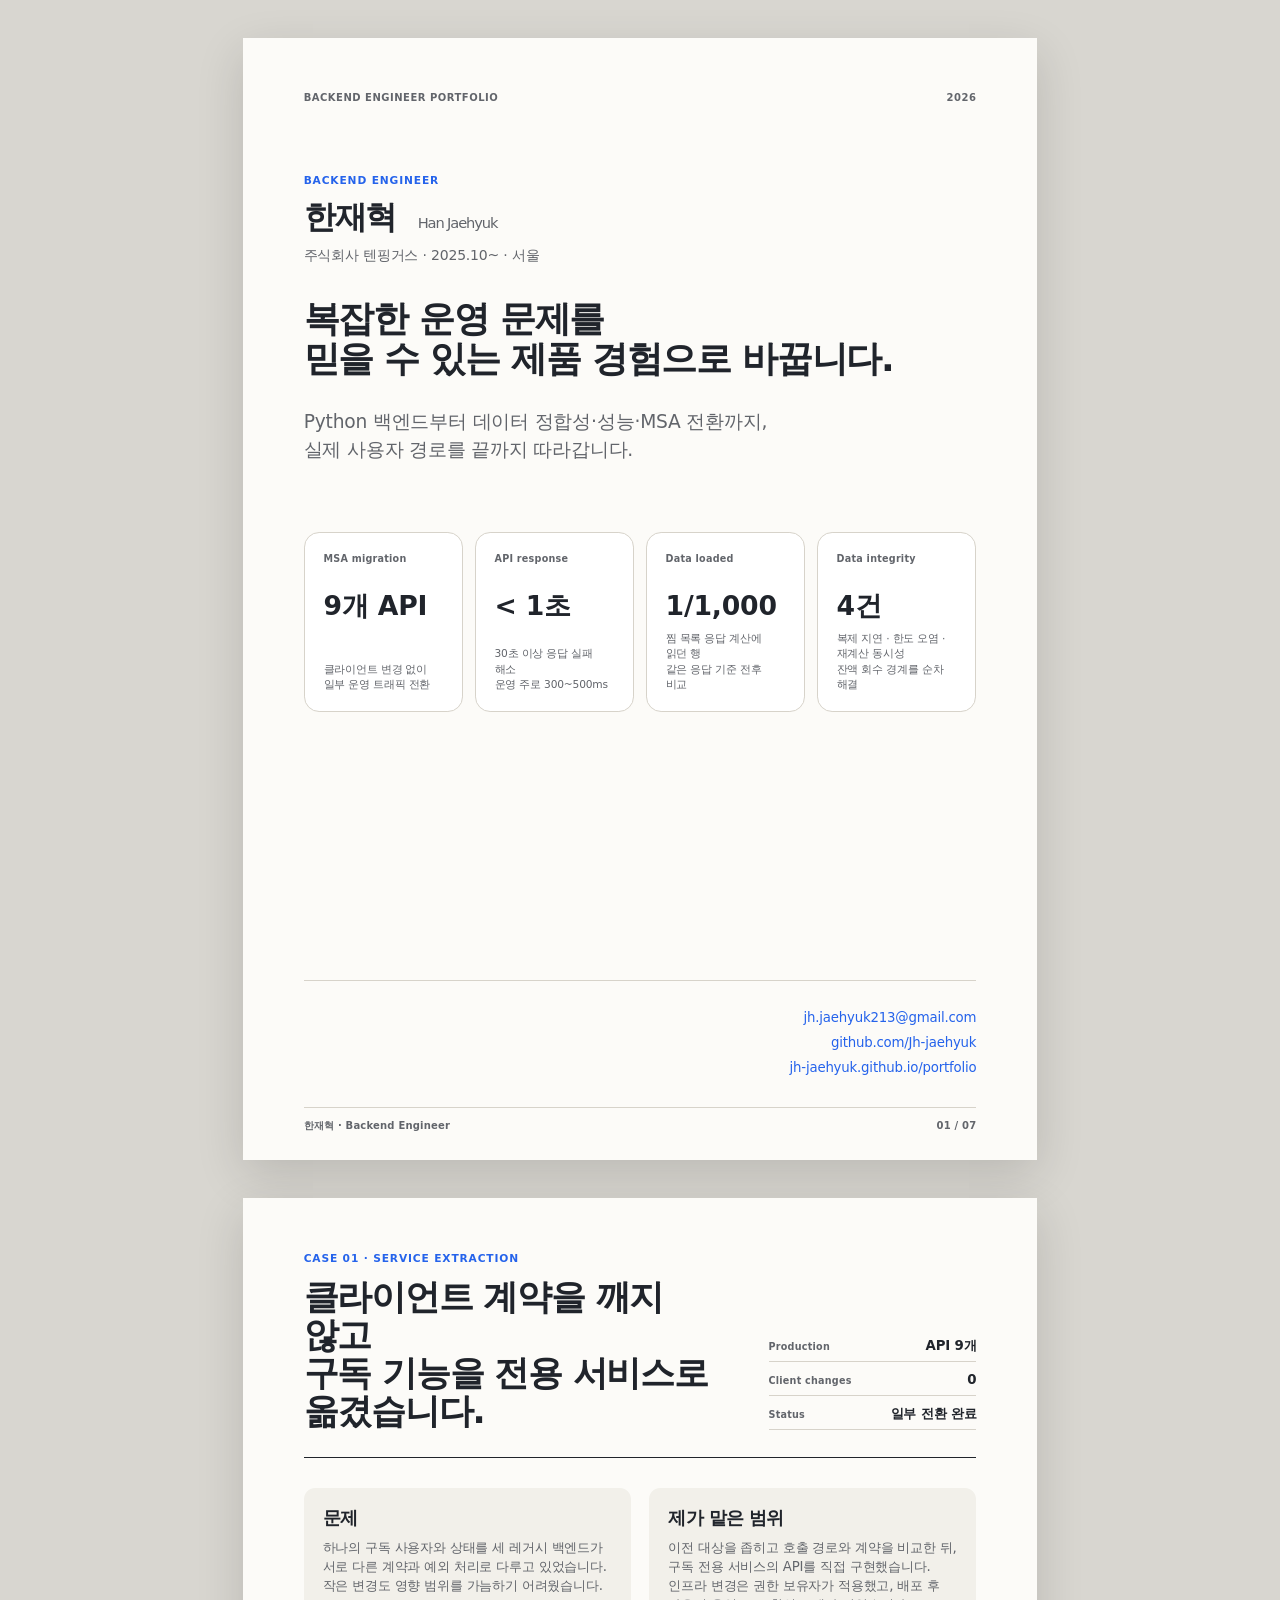
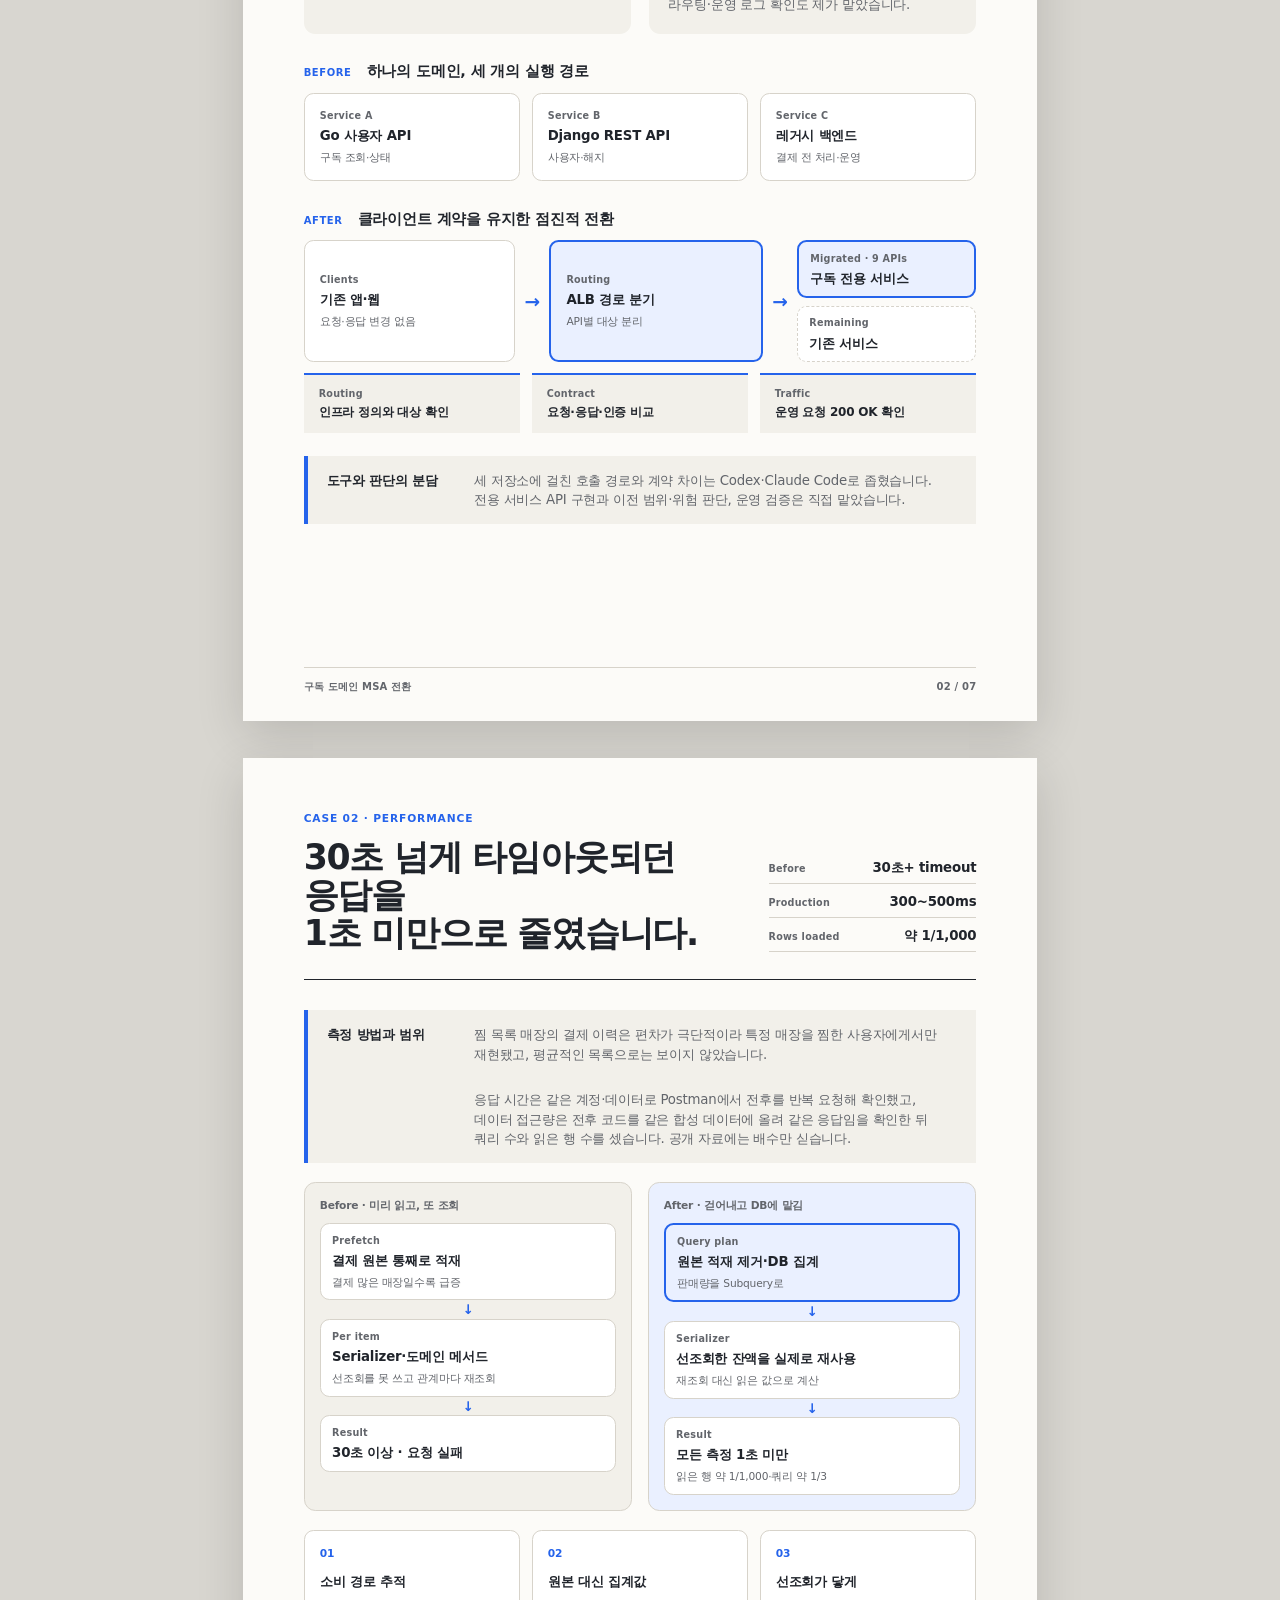
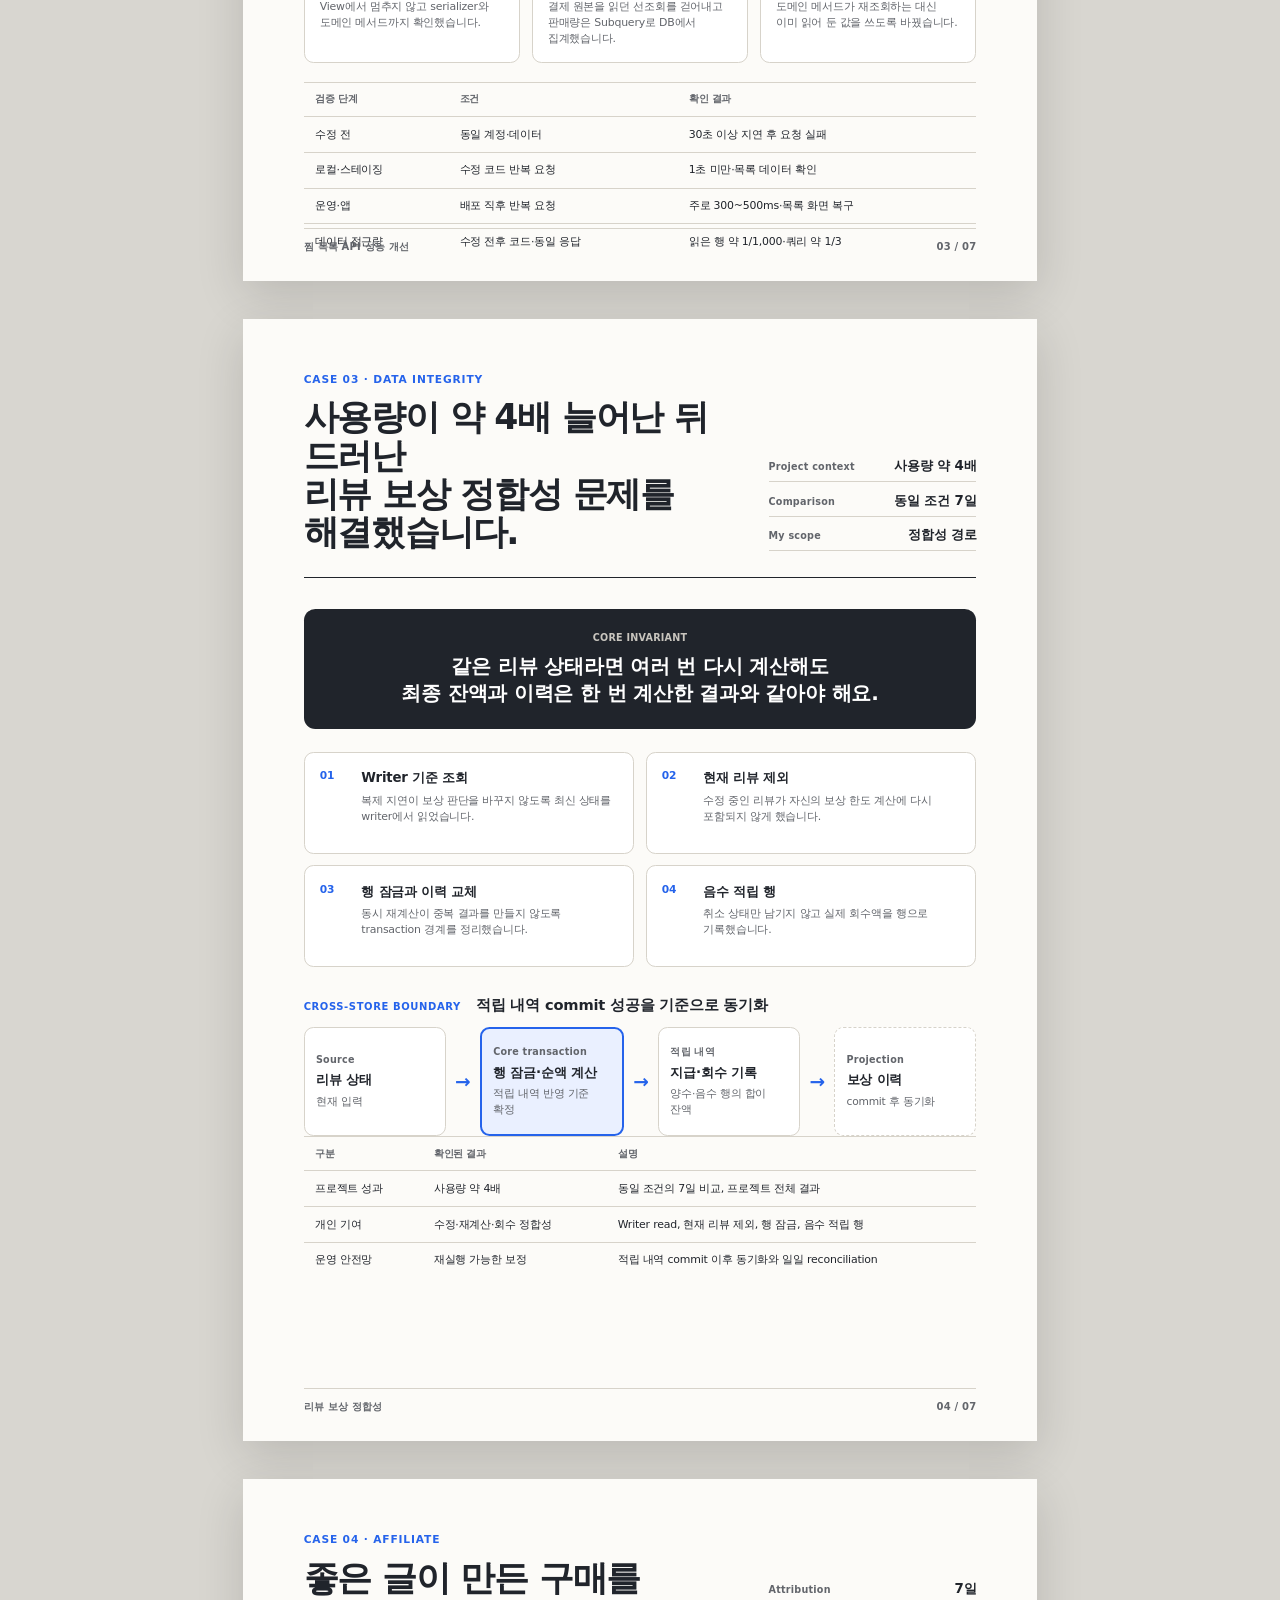
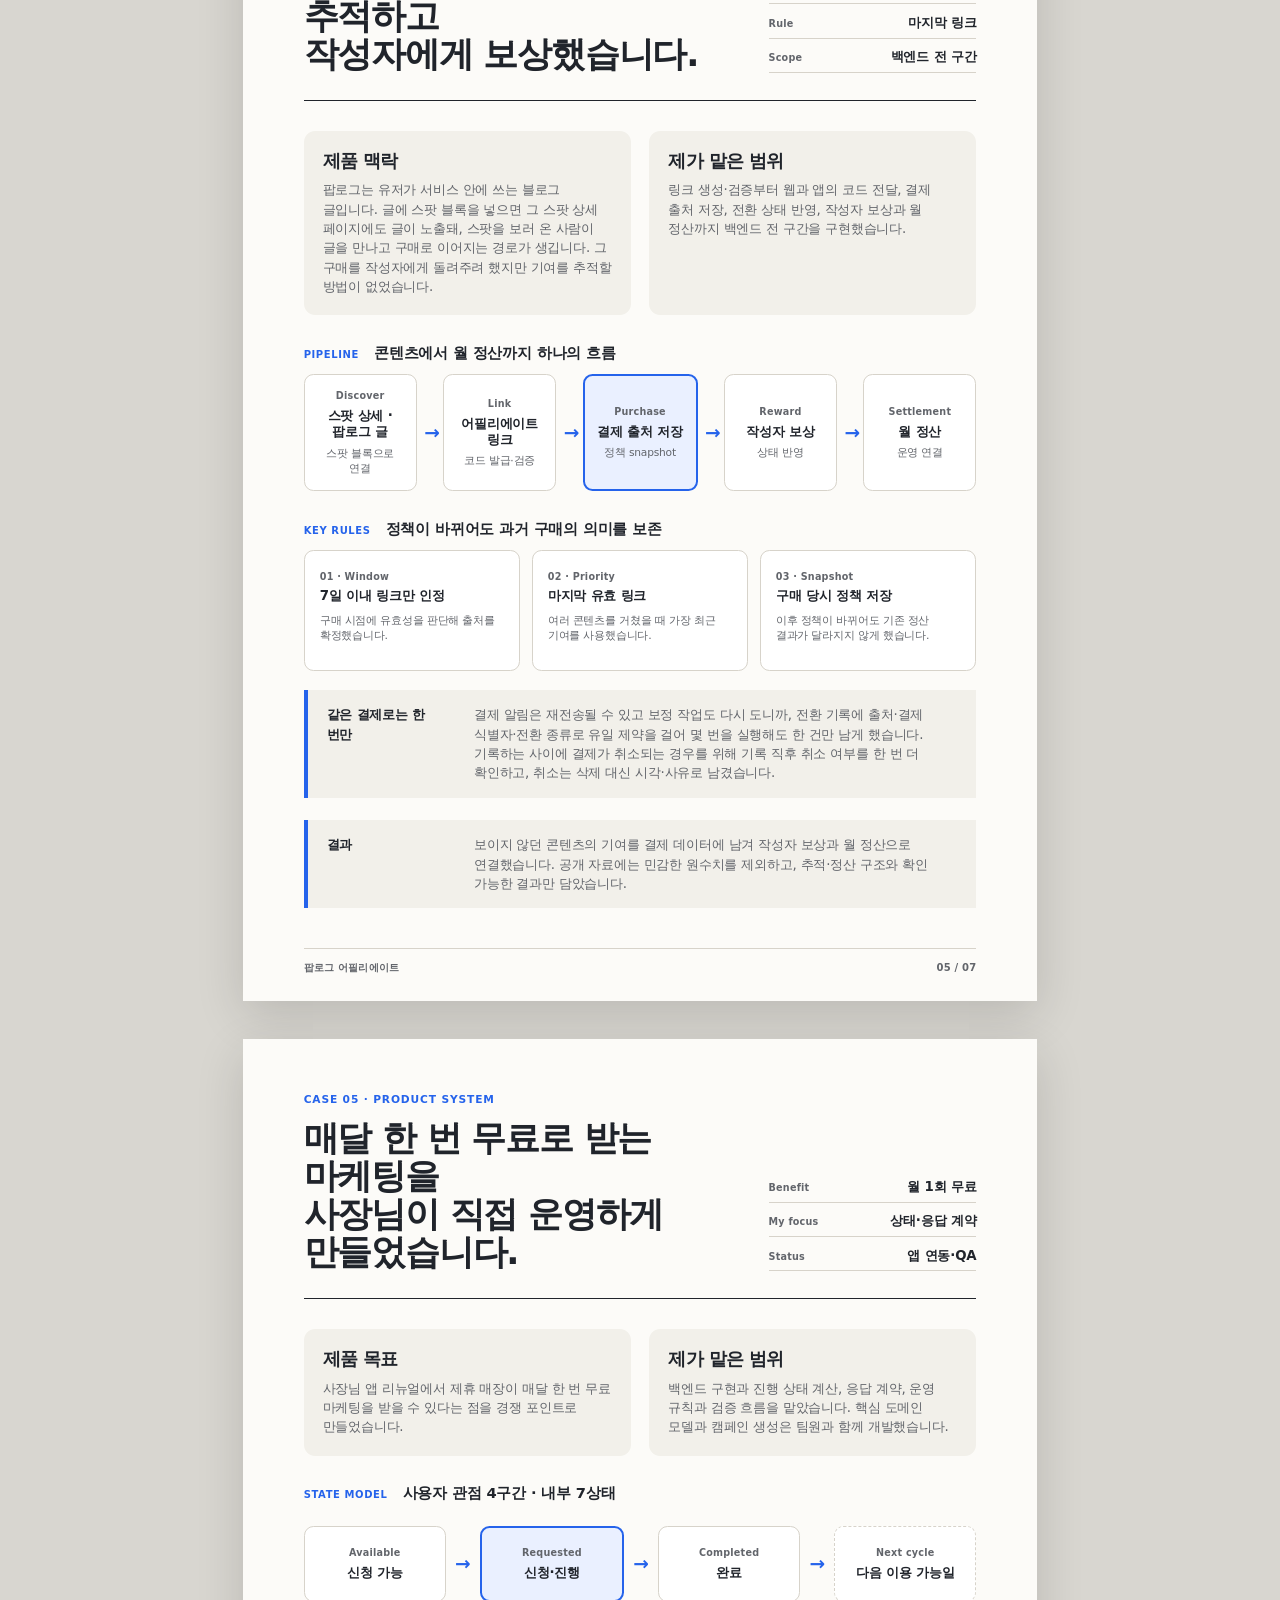
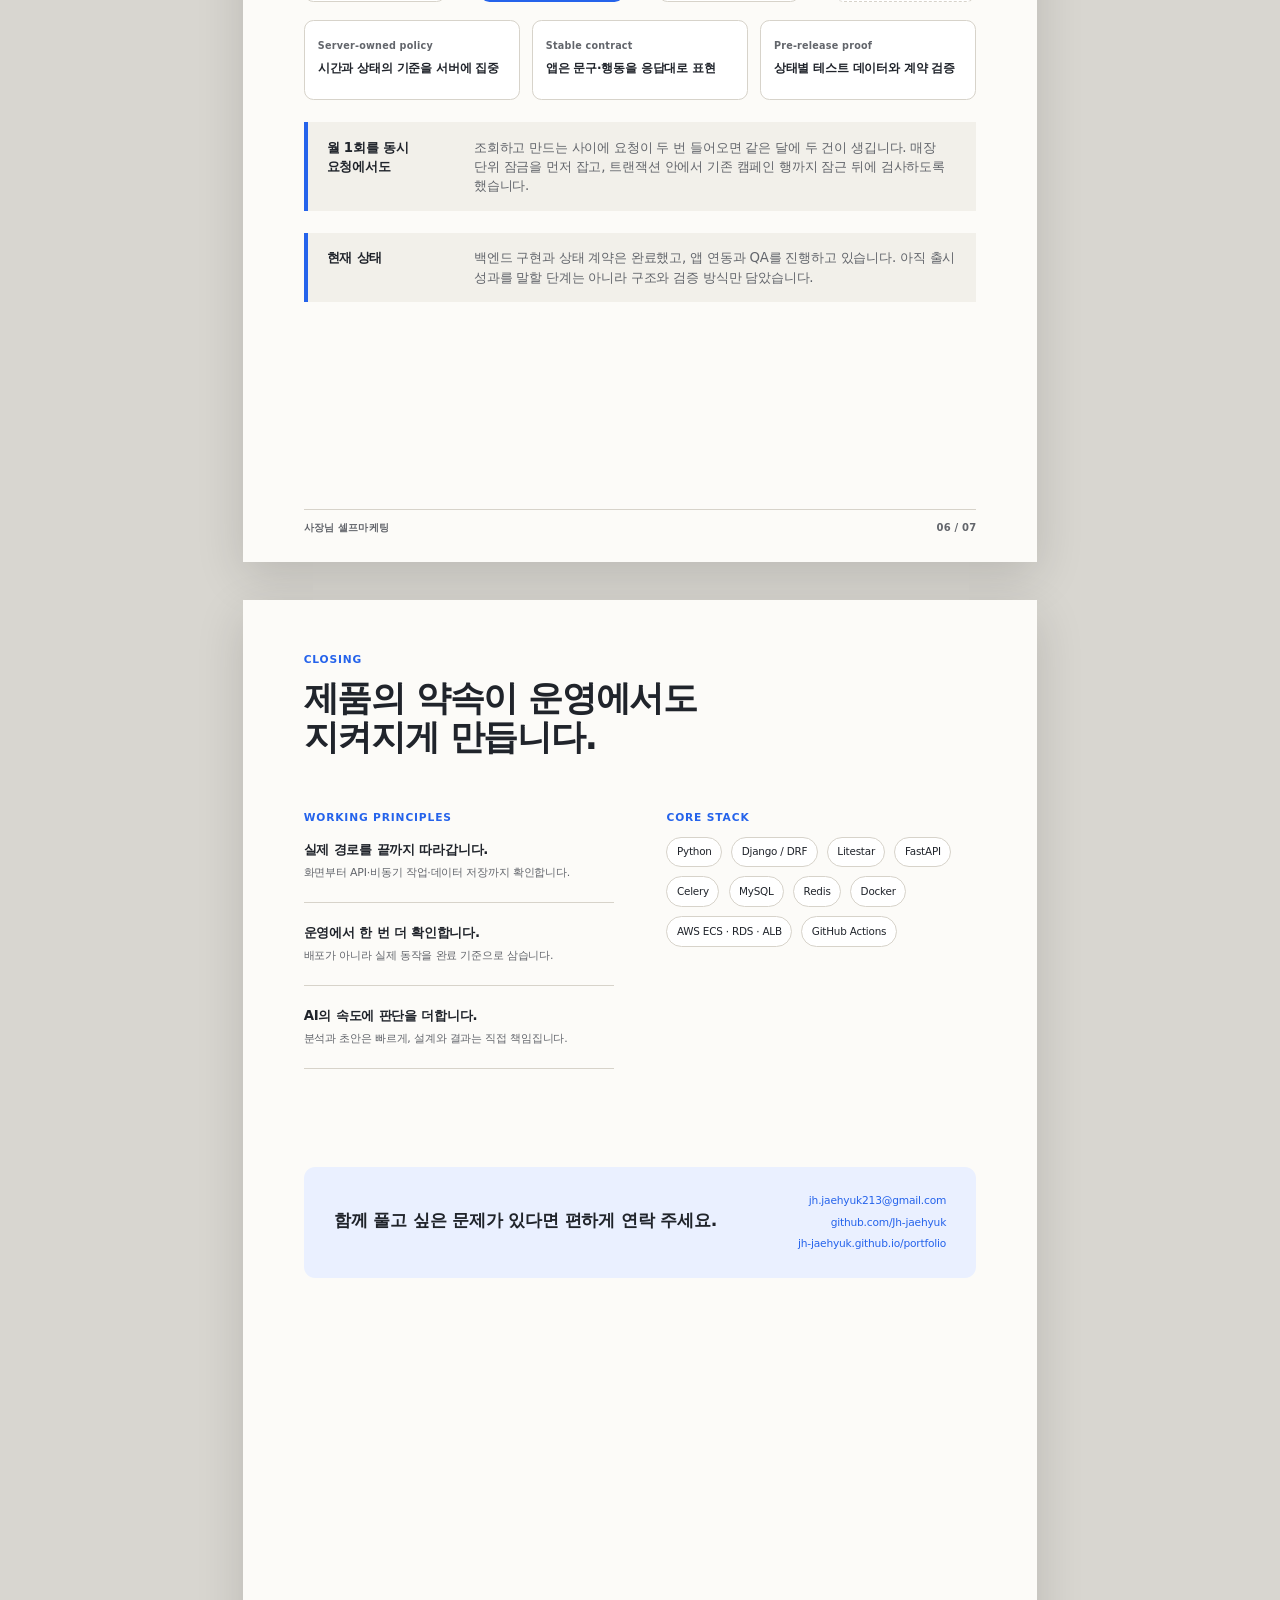
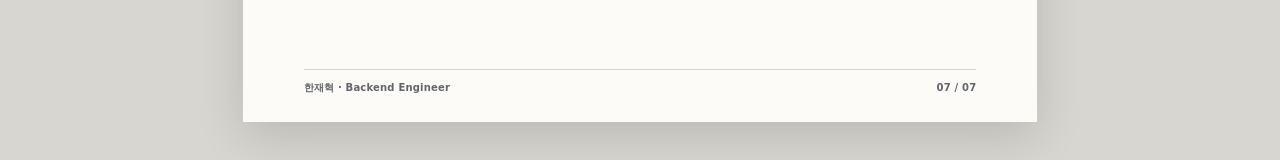
<file: portfolio-print.html>
<!doctype html>
<html lang="ko">
<head>
  <meta charset="utf-8">
  <meta name="robots" content="noindex, nofollow">
  <meta name="viewport" content="width=device-width, initial-scale=1">
  <meta name="description" content="백엔드 엔지니어 한재혁의 6페이지 포트폴리오">
  <link rel="icon" href="data:,">
  <link rel="stylesheet" href="portfolio-print.css">
  <title>한재혁 — Backend Engineer Portfolio</title>
</head>
<body>
  <main>
    <section class="pdf-page cover">
      <header class="page-kicker">
        <span>Backend Engineer Portfolio</span>
        <span>2026</span>
      </header>

      <div class="cover-copy">
        <p class="eyebrow">Backend Engineer</p>
        <h1 class="cover-name">한재혁 <span>Han Jaehyuk</span></h1>
        <p class="cover-profile">주식회사 텐핑거스 · 2025.10~ · 서울</p>
        <h2 class="cover-claim">복잡한 운영 문제를<br>믿을 수 있는 제품 경험으로 바꿉니다.</h2>
        <p class="cover-lead">Python 백엔드부터 데이터 정합성·성능·MSA 전환까지,<br>실제 사용자 경로를 끝까지 따라갑니다.</p>
      </div>

      <div class="impact-grid" role="group" aria-label="핵심 성과">
        <article>
          <small>MSA migration</small>
          <strong>9개 API</strong>
          <p>클라이언트 변경 없이<br>일부 운영 트래픽 전환</p>
        </article>
        <article>
          <small>API response</small>
          <strong>&lt; 1초</strong>
          <p>30초 이상 응답 실패 해소<br>운영 주로 300~500ms</p>
        </article>
        <article>
          <small>Data loaded</small>
          <strong>1/1,000</strong>
          <p>찜 목록 응답 계산에 읽던 행<br>같은 응답 기준 전후 비교</p>
        </article>
        <article>
          <small>Data integrity</small>
          <strong>4건</strong>
          <p>복제 지연 · 한도 오염 · 재계산 동시성<br>잔액 회수 경계를 순차 해결</p>
        </article>
      </div>

      <div class="cover-bottom">
        <div class="contact-links">
          <a href="mailto:jh.jaehyuk213@gmail.com">jh.jaehyuk213@gmail.com</a>
          <a href="https://github.com/Jh-jaehyuk">github.com/Jh-jaehyuk</a>
          <a href="https://jh-jaehyuk.github.io/portfolio/">jh-jaehyuk.github.io/portfolio</a>
          <!--PHONE-->
        </div>
      </div>
      <footer class="page-footer"><span>한재혁 · Backend Engineer</span><span>01 / 07</span></footer>
    </section>

    <section class="pdf-page">
      <header class="case-header">
        <div>
          <p class="eyebrow">Case 01 · Service extraction</p>
          <h1>클라이언트 계약을 깨지 않고<br>구독 기능을 전용 서비스로 옮겼습니다.</h1>
        </div>
        <div class="case-stats">
          <span><small>Production</small><strong>API 9개</strong></span>
          <span><small>Client changes</small><strong>0</strong></span>
          <span><small>Status</small><strong>일부 전환 완료</strong></span>
        </div>
      </header>

      <div class="two-col intro-grid">
        <article>
          <h2>문제</h2>
          <p>하나의 구독 사용자와 상태를 세 레거시 백엔드가 서로 다른 계약과 예외 처리로 다루고 있었습니다. 작은 변경도 영향 범위를 가늠하기 어려웠습니다.</p>
        </article>
        <article>
          <h2>제가 맡은 범위</h2>
          <p>이전 대상을 좁히고 호출 경로와 계약을 비교한 뒤, 구독 전용 서비스의 API를 직접 구현했습니다. 인프라 변경은 권한 보유자가 적용했고, 배포 후 라우팅·운영 로그 확인도 제가 맡았습니다.</p>
        </article>
      </div>

      <div class="section-label"><span>Before</span><strong>하나의 도메인, 세 개의 실행 경로</strong></div>
      <div class="legacy-grid">
        <div class="node"><small>Service A</small><strong>Go 사용자 API</strong><p>구독 조회·상태</p></div>
        <div class="node"><small>Service B</small><strong>Django REST API</strong><p>사용자·해지</p></div>
        <div class="node"><small>Service C</small><strong>레거시 백엔드</strong><p>결제 전 처리·운영</p></div>
      </div>

      <div class="section-label"><span>After</span><strong>클라이언트 계약을 유지한 점진적 전환</strong></div>
      <div class="architecture-row">
        <div class="node"><small>Clients</small><strong>기존 앱·웹</strong><p>요청·응답 변경 없음</p></div>
        <span class="arrow">→</span>
        <div class="node node--primary"><small>Routing</small><strong>ALB 경로 분기</strong><p>API별 대상 분리</p></div>
        <span class="arrow">→</span>
        <div class="branch">
          <div class="node node--primary"><small>Migrated · 9 APIs</small><strong>구독 전용 서비스</strong></div>
          <div class="node node--dashed"><small>Remaining</small><strong>기존 서비스</strong></div>
        </div>
      </div>

      <div class="proof-grid">
        <article><small>Routing</small><strong>인프라 정의와 대상 확인</strong></article>
        <article><small>Contract</small><strong>요청·응답·인증 비교</strong></article>
        <article><small>Traffic</small><strong>운영 요청 200 OK 확인</strong></article>
      </div>

      <aside class="note">
        <strong>도구와 판단의 분담</strong>
        <p>세 저장소에 걸친 호출 경로와 계약 차이는 Codex·Claude Code로 좁혔습니다. 전용 서비스 API 구현과 이전 범위·위험 판단, 운영 검증은 직접 맡았습니다.</p>
      </aside>
      <footer class="page-footer"><span>구독 도메인 MSA 전환</span><span>02 / 07</span></footer>
    </section>

    <section class="pdf-page">
      <header class="case-header">
        <div>
          <p class="eyebrow">Case 02 · Performance</p>
          <h1>30초 넘게 타임아웃되던 응답을<br>1초 미만으로 줄였습니다.</h1>
        </div>
        <div class="case-stats">
          <span><small>Before</small><strong>30초+ timeout</strong></span>
          <span><small>Production</small><strong>300~500ms</strong></span>
          <span><small>Rows loaded</small><strong>약 1/1,000</strong></span>
        </div>
      </header>

      <aside class="note note--measurement">
        <strong>측정 방법과 범위</strong>
        <p>찜 목록 매장의 결제 이력은 편차가 극단적이라 특정 매장을 찜한 사용자에게서만 재현됐고, 평균적인 목록으로는 보이지 않았습니다.</p>
        <p>응답 시간은 같은 계정·데이터로 Postman에서 전후를 반복 요청해 확인했고, 데이터 접근량은 전후 코드를 같은 합성 데이터에 올려 같은 응답임을 확인한 뒤 쿼리 수와 읽은 행 수를 셌습니다. 공개 자료에는 배수만 싣습니다.</p>
      </aside>

      <div class="compare-grid">
        <article class="compare-panel">
          <span>Before · 미리 읽고, 또 조회</span>
          <div class="node"><small>Prefetch</small><strong>결제 원본 통째로 적재</strong><p>결제 많은 매장일수록 급증</p></div>
          <span class="down">↓</span>
          <div class="node"><small>Per item</small><strong>Serializer·도메인 메서드</strong><p>선조회를 못 쓰고 관계마다 재조회</p></div>
          <span class="down">↓</span>
          <div class="node"><small>Result</small><strong>30초 이상 · 요청 실패</strong></div>
        </article>
        <article class="compare-panel compare-panel--after">
          <span>After · 걷어내고 DB에 맡김</span>
          <div class="node node--primary"><small>Query plan</small><strong>원본 적재 제거·DB 집계</strong><p>판매량을 Subquery로</p></div>
          <span class="down">↓</span>
          <div class="node"><small>Serializer</small><strong>선조회한 잔액을 실제로 재사용</strong><p>재조회 대신 읽은 값으로 계산</p></div>
          <span class="down">↓</span>
          <div class="node"><small>Result</small><strong>모든 측정 1초 미만</strong><p>읽은 행 약 1/1,000·쿼리 약 1/3</p></div>
        </article>
      </div>

      <div class="decision-row">
        <article><b>01</b><strong>소비 경로 추적</strong><p>View에서 멈추지 않고 serializer와 도메인 메서드까지 확인했습니다.</p></article>
        <article><b>02</b><strong>원본 대신 집계값</strong><p>결제 원본을 읽던 선조회를 걷어내고 판매량은 Subquery로 DB에서 집계했습니다.</p></article>
        <article><b>03</b><strong>선조회가 닿게</strong><p>도메인 메서드가 재조회하는 대신 이미 읽어 둔 값을 쓰도록 바꿨습니다.</p></article>
      </div>

      <table class="compact-table">
        <thead><tr><th>검증 단계</th><th>조건</th><th>확인 결과</th></tr></thead>
        <tbody>
          <tr><td>수정 전</td><td>동일 계정·데이터</td><td>30초 이상 지연 후 요청 실패</td></tr>
          <tr><td>로컬·스테이징</td><td>수정 코드 반복 요청</td><td>1초 미만·목록 데이터 확인</td></tr>
          <tr><td>운영·앱</td><td>배포 직후 반복 요청</td><td>주로 300~500ms·목록 화면 복구</td></tr>
          <tr><td>데이터 접근량</td><td>수정 전후 코드·동일 응답</td><td>읽은 행 약 1/1,000·쿼리 약 1/3</td></tr>
        </tbody>
      </table>
      <footer class="page-footer"><span>찜 목록 API 성능 개선</span><span>03 / 07</span></footer>
    </section>

    <section class="pdf-page">
      <header class="case-header">
        <div>
          <p class="eyebrow">Case 03 · Data integrity</p>
          <h1>사용량이 약 4배 늘어난 뒤 드러난<br>리뷰 보상 정합성 문제를 해결했습니다.</h1>
        </div>
        <div class="case-stats">
          <span><small>Project context</small><strong>사용량 약 4배</strong></span>
          <span><small>Comparison</small><strong>동일 조건 7일</strong></span>
          <span><small>My scope</small><strong>정합성 경로</strong></span>
        </div>
      </header>

      <aside class="invariant">
        <small>Core invariant</small>
        <strong>같은 리뷰 상태라면 여러 번 다시 계산해도<br>최종 잔액과 이력은 한 번 계산한 결과와 같아야 해요.</strong>
      </aside>

      <div class="integrity-grid">
        <article><b>01</b><div><strong>Writer 기준 조회</strong><p>복제 지연이 보상 판단을 바꾸지 않도록 최신 상태를 writer에서 읽었습니다.</p></div></article>
        <article><b>02</b><div><strong>현재 리뷰 제외</strong><p>수정 중인 리뷰가 자신의 보상 한도 계산에 다시 포함되지 않게 했습니다.</p></div></article>
        <article><b>03</b><div><strong>행 잠금과 이력 교체</strong><p>동시 재계산이 중복 결과를 만들지 않도록 transaction 경계를 정리했습니다.</p></div></article>
        <article><b>04</b><div><strong>음수 적립 행</strong><p>취소 상태만 남기지 않고 실제 회수액을 행으로 기록했습니다.</p></div></article>
      </div>

      <div class="section-label"><span>Cross-store boundary</span><strong>적립 내역 commit 성공을 기준으로 동기화</strong></div>
      <div class="architecture-row architecture-row--ledger">
        <div class="node"><small>Source</small><strong>리뷰 상태</strong><p>현재 입력</p></div>
        <span class="arrow">→</span>
        <div class="node node--primary"><small>Core transaction</small><strong>행 잠금·순액 계산</strong><p>적립 내역 반영 기준 확정</p></div>
        <span class="arrow">→</span>
        <div class="node"><small>적립 내역</small><strong>지급·회수 기록</strong><p>양수·음수 행의 합이 잔액</p></div>
        <span class="arrow">→</span>
        <div class="node node--dashed"><small>Projection</small><strong>보상 이력</strong><p>commit 후 동기화</p></div>
      </div>

      <table class="compact-table">
        <thead><tr><th>구분</th><th>확인된 결과</th><th>설명</th></tr></thead>
        <tbody>
          <tr><td>프로젝트 성과</td><td>사용량 약 4배</td><td>동일 조건의 7일 비교, 프로젝트 전체 결과</td></tr>
          <tr><td>개인 기여</td><td>수정·재계산·회수 정합성</td><td>Writer read, 현재 리뷰 제외, 행 잠금, 음수 적립 행</td></tr>
          <tr><td>운영 안전망</td><td>재실행 가능한 보정</td><td>적립 내역 commit 이후 동기화와 일일 reconciliation</td></tr>
        </tbody>
      </table>
      <footer class="page-footer"><span>리뷰 보상 정합성</span><span>04 / 07</span></footer>
    </section>

    <section class="pdf-page">
      <header class="case-header">
        <div>
          <p class="eyebrow">Case 04 · Affiliate</p>
          <h1>좋은 글이 만든 구매를 추적하고<br>작성자에게 보상했습니다.</h1>
        </div>
        <div class="case-stats">
          <span><small>Attribution</small><strong>7일</strong></span>
          <span><small>Rule</small><strong>마지막 링크</strong></span>
          <span><small>Scope</small><strong>백엔드 전 구간</strong></span>
        </div>
      </header>

      <div class="two-col intro-grid">
        <article>
          <h2>제품 맥락</h2>
          <p>팝로그는 유저가 서비스 안에 쓰는 블로그 글입니다. 글에 스팟 블록을 넣으면 그 스팟 상세 페이지에도 글이 노출돼, 스팟을 보러 온 사람이 글을 만나고 구매로 이어지는 경로가 생깁니다. 그 구매를 작성자에게 돌려주려 했지만 기여를 추적할 방법이 없었습니다.</p>
        </article>
        <article>
          <h2>제가 맡은 범위</h2>
          <p>링크 생성·검증부터 웹과 앱의 코드 전달, 결제 출처 저장, 전환 상태 반영, 작성자 보상과 월 정산까지 백엔드 전 구간을 구현했습니다.</p>
        </article>
      </div>

      <div class="section-label"><span>Pipeline</span><strong>콘텐츠에서 월 정산까지 하나의 흐름</strong></div>
      <div class="pipeline">
        <div class="node"><small>Discover</small><strong>스팟 상세 · 팝로그 글</strong><p>스팟 블록으로 연결</p></div>
        <span class="arrow">→</span>
        <div class="node"><small>Link</small><strong>어필리에이트 링크</strong><p>코드 발급·검증</p></div>
        <span class="arrow">→</span>
        <div class="node node--primary"><small>Purchase</small><strong>결제 출처 저장</strong><p>정책 snapshot</p></div>
        <span class="arrow">→</span>
        <div class="node"><small>Reward</small><strong>작성자 보상</strong><p>상태 반영</p></div>
        <span class="arrow">→</span>
        <div class="node"><small>Settlement</small><strong>월 정산</strong><p>운영 연결</p></div>
      </div>

      <div class="section-label"><span>Key rules</span><strong>정책이 바뀌어도 과거 구매의 의미를 보존</strong></div>
      <div class="rule-grid">
        <article><small>01 · Window</small><strong>7일 이내 링크만 인정</strong><p>구매 시점에 유효성을 판단해 출처를 확정했습니다.</p></article>
        <article><small>02 · Priority</small><strong>마지막 유효 링크</strong><p>여러 콘텐츠를 거쳤을 때 가장 최근 기여를 사용했습니다.</p></article>
        <article><small>03 · Snapshot</small><strong>구매 당시 정책 저장</strong><p>이후 정책이 바뀌어도 기존 정산 결과가 달라지지 않게 했습니다.</p></article>
      </div>

      <aside class="note note--measurement" style="margin:5mm 0 0">
        <strong>같은 결제로는 한 번만</strong>
        <p>결제 알림은 재전송될 수 있고 보정 작업도 다시 도니까, 전환 기록에 출처·결제 식별자·전환 종류로 유일 제약을 걸어 몇 번을 실행해도 한 건만 남게 했습니다. 기록하는 사이에 결제가 취소되는 경우를 위해 기록 직후 취소 여부를 한 번 더 확인하고, 취소는 삭제 대신 시각·사유로 남겼습니다.</p>
      </aside>

      <aside class="note">
        <strong>결과</strong>
        <p>보이지 않던 콘텐츠의 기여를 결제 데이터에 남겨 작성자 보상과 월 정산으로 연결했습니다. 공개 자료에는 민감한 원수치를 제외하고, 추적·정산 구조와 확인 가능한 결과만 담았습니다.</p>
      </aside>
      <footer class="page-footer"><span>팝로그 어필리에이트</span><span>05 / 07</span></footer>
    </section>

    <section class="pdf-page closing">
      <header class="case-header">
        <div>
          <p class="eyebrow">Case 05 · Product system</p>
          <h1>매달 한 번 무료로 받는 마케팅을<br>사장님이 직접 운영하게 만들었습니다.</h1>
        </div>
        <div class="case-stats">
          <span><small>Benefit</small><strong>월 1회 무료</strong></span>
          <span><small>My focus</small><strong>상태·응답 계약</strong></span>
          <span><small>Status</small><strong>앱 연동·QA</strong></span>
        </div>
      </header>

      <div class="two-col intro-grid">
        <article>
          <h2>제품 목표</h2>
          <p>사장님 앱 리뉴얼에서 제휴 매장이 매달 한 번 무료 마케팅을 받을 수 있다는 점을 경쟁 포인트로 만들었습니다.</p>
        </article>
        <article>
          <h2>제가 맡은 범위</h2>
          <p>백엔드 구현과 진행 상태 계산, 응답 계약, 운영 규칙과 검증 흐름을 맡았습니다. 핵심 도메인 모델과 캠페인 생성은 팀원과 함께 개발했습니다.</p>
        </article>
      </div>

      <div class="section-label"><span>State model</span><strong>사용자 관점 4구간 · 내부 7상태</strong></div>
      <div class="state-flow">
        <div class="node"><small>Available</small><strong>신청 가능</strong></div>
        <span class="arrow">→</span>
        <div class="node node--primary"><small>Requested</small><strong>신청·진행</strong></div>
        <span class="arrow">→</span>
        <div class="node"><small>Completed</small><strong>완료</strong></div>
        <span class="arrow">→</span>
        <div class="node node--dashed"><small>Next cycle</small><strong>다음 이용 가능일</strong></div>
      </div>

      <div class="rule-grid rule-grid--compact">
        <article><small>Server-owned policy</small><strong>시간과 상태의 기준을 서버에 집중</strong></article>
        <article><small>Stable contract</small><strong>앱은 문구·행동을 응답대로 표현</strong></article>
        <article><small>Pre-release proof</small><strong>상태별 테스트 데이터와 계약 검증</strong></article>
      </div>

      <aside class="note note--measurement" style="margin:6mm 0 0">
        <strong>월 1회를 동시 요청에서도</strong>
        <p>조회하고 만드는 사이에 요청이 두 번 들어오면 같은 달에 두 건이 생깁니다. 매장 단위 잠금을 먼저 잡고, 트랜잭션 안에서 기존 캠페인 행까지 잠근 뒤에 검사하도록 했습니다.</p>
      </aside>

      <aside class="note">
        <strong>현재 상태</strong>
        <p>백엔드 구현과 상태 계약은 완료했고, 앱 연동과 QA를 진행하고 있습니다. 아직 출시 성과를 말할 단계는 아니라 구조와 검증 방식만 담았습니다.</p>
      </aside>

      <footer class="page-footer"><span>사장님 셀프마케팅</span><span>06 / 07</span></footer>
    </section>

    <section class="pdf-page closing closing-page">
      <p class="eyebrow">Closing</p>
      <h1 class="closing-title">제품의 약속이 운영에서도<br>지켜지게 만듭니다.</h1>
      <div class="closing-grid">
        <div>
          <p class="eyebrow">Working principles</p>
          <ul class="principle-list">
            <li><strong>실제 경로를 끝까지 따라갑니다.</strong><span>화면부터 API·비동기 작업·데이터 저장까지 확인합니다.</span></li>
            <li><strong>운영에서 한 번 더 확인합니다.</strong><span>배포가 아니라 실제 동작을 완료 기준으로 삼습니다.</span></li>
            <li><strong>AI의 속도에 판단을 더합니다.</strong><span>분석과 초안은 빠르게, 설계와 결과는 직접 책임집니다.</span></li>
          </ul>
        </div>
        <div>
          <p class="eyebrow">Core stack</p>
          <div class="tag-list">
            <span>Python</span><span>Django / DRF</span><span>Litestar</span><span>FastAPI</span>
            <span>Celery</span><span>MySQL</span><span>Redis</span><span>Docker</span>
            <span>AWS ECS · RDS · ALB</span><span>GitHub Actions</span>
          </div>
        </div>
      </div>

      <div class="contact-card contact-card--wide">
        <strong>함께 풀고 싶은 문제가 있다면 편하게 연락 주세요.</strong>
        <div class="contact-card__links">
          <a href="mailto:jh.jaehyuk213@gmail.com">jh.jaehyuk213@gmail.com</a>
          <a href="https://github.com/Jh-jaehyuk">github.com/Jh-jaehyuk</a>
          <a href="https://jh-jaehyuk.github.io/portfolio/">jh-jaehyuk.github.io/portfolio</a>
          <!--PHONE-->
        </div>
      </div>
      <footer class="page-footer"><span>한재혁 · Backend Engineer</span><span>07 / 07</span></footer>
    </section>
  </main>
</body>
</html>
</file>
<file: portfolio-print.css>
:root {
  --blue: #2563eb;
  --blue-soft: #eaf0ff;
  --ink: #20242b;
  --muted: #62656b;
  --stone: #f2f0ea;
  --canvas: #fcfbf8;
  --line: #d7d3ca;
  --white: #fff;
  color: var(--ink);
  background: #d8d6d0;
  font-family: "SF Pro Text", -apple-system, BlinkMacSystemFont, system-ui, sans-serif;
  font-size: 10pt;
  line-height: 1.45;
  letter-spacing: -.015em;
  word-break: keep-all;
  -webkit-print-color-adjust: exact;
  print-color-adjust: exact;
}

* { box-sizing: border-box; }

html,
body {
  margin: 0;
  padding: 0;
}

body { background: #d8d6d0; }

a {
  color: var(--blue);
  text-decoration: none;
}

p { margin: 0; }

h1,
h2,
h3,
strong {
  font-family: "SF Pro Display", -apple-system, BlinkMacSystemFont, system-ui, sans-serif;
}

h1,
h2,
h3 {
  margin: 0;
  font-weight: 600;
  letter-spacing: -.035em;
}

h1 {
  font-size: 26pt;
  line-height: 1.1;
}

h2 {
  margin-bottom: 2.5mm;
  font-size: 13.5pt;
  line-height: 1.18;
}

.pdf-page {
  position: relative;
  width: 210mm;
  height: 297mm;
  margin: 10mm auto;
  padding: 14mm 16mm 15mm;
  overflow: hidden;
  break-after: page;
  background: var(--canvas);
  box-shadow: 0 4mm 12mm rgba(0, 0, 0, .14);
}

.pdf-page:last-child { break-after: auto; }

.page-kicker,
.page-footer {
  display: flex;
  align-items: center;
  justify-content: space-between;
  color: var(--muted);
  font-size: 7.5pt;
  font-weight: 600;
  letter-spacing: .05em;
  text-transform: uppercase;
}

.page-footer {
  position: absolute;
  right: 16mm;
  bottom: 7mm;
  left: 16mm;
  padding-top: 3mm;
  border-top: .25mm solid var(--line);
  letter-spacing: .02em;
  text-transform: none;
}

.eyebrow {
  margin: 0 0 3mm;
  color: var(--blue);
  font-size: 8pt;
  font-weight: 700;
  letter-spacing: .08em;
  text-transform: uppercase;
}

.cover {
  background:
    linear-gradient(var(--canvas), var(--canvas)) padding-box,
    var(--canvas);
}

/* 프로필 블록이 들어가 위 여백을 줄이고, 하단 22% 공백을 회수한다 */
.cover-copy { margin-top: 18mm; }

/* 이전엔 이름이 8pt eyebrow라 페이지에서 가장 작은 글자였다 */
.cover-name {
  font-size: 24pt;
  line-height: 1.1;
}

.cover-name span {
  margin-left: 3mm;
  color: var(--muted);
  font-size: 11pt;
  font-weight: 500;
}

.cover-profile {
  margin-top: 2.5mm;
  color: var(--muted);
  font-size: 10.5pt;
}

.cover-claim {
  max-width: 165mm;
  margin-top: 9mm;
  font-size: 27pt;
  line-height: 1.1;
}

.cover-lead {
  margin-top: 8mm;
  color: var(--muted);
  font-size: 14pt;
  line-height: 1.5;
}

.impact-grid {
  display: grid;
  grid-template-columns: repeat(4, 1fr);
  gap: 3mm;
  margin-top: 18mm;
}

.impact-grid article {
  min-height: 43mm;
  display: flex;
  flex-direction: column;
  padding: 5mm;
  border: .25mm solid var(--line);
  border-radius: 4mm;
  background: var(--white);
}

.impact-grid small,
.case-stats small,
.node small,
.rule-grid small,
.proof-grid small,
.invariant small {
  color: var(--muted);
  font-size: 7.2pt;
  font-weight: 700;
  letter-spacing: .025em;
}

.impact-grid strong {
  margin: 7mm 0 3mm;
  font-size: 20pt;
  line-height: 1;
}

.impact-grid p {
  margin-top: auto;
  color: var(--muted);
  font-size: 8pt;
  line-height: 1.45;
}

.cover-bottom {
  position: absolute;
  right: 16mm;
  bottom: 22mm;
  left: 16mm;
  display: flex;
  align-items: flex-end;
  justify-content: flex-end;
  gap: 12mm;
  padding-top: 7mm;
  border-top: .25mm solid var(--line);
  color: var(--muted);
}

.contact-links {
  display: grid;
  gap: 1.5mm;
  text-align: right;
}

.case-header {
  display: grid;
  grid-template-columns: minmax(0, 1fr) 55mm;
  gap: 8mm;
  align-items: end;
  margin-bottom: 8mm;
  padding-bottom: 7mm;
  border-bottom: .35mm solid var(--ink);
}

.case-stats {
  display: grid;
  gap: 2.2mm;
}

.case-stats span {
  display: flex;
  align-items: baseline;
  justify-content: space-between;
  gap: 3mm;
  padding-bottom: 1.5mm;
  border-bottom: .25mm solid var(--line);
}

.case-stats strong { font-size: 10pt; }

.two-col {
  display: grid;
  grid-template-columns: repeat(2, minmax(0, 1fr));
  gap: 5mm;
}

.intro-grid article {
  min-height: 30mm;
  padding: 5mm;
  border-radius: 3mm;
  background: var(--stone);
}

.intro-grid p { color: var(--muted); }

.section-label {
  display: flex;
  align-items: baseline;
  gap: 4mm;
  margin: 7mm 0 3mm;
}

.section-label span {
  color: var(--blue);
  font-size: 7.5pt;
  font-weight: 700;
  letter-spacing: .06em;
  text-transform: uppercase;
}

.section-label strong { font-size: 11pt; }

.legacy-grid,
.proof-grid,
.decision-row,
.rule-grid {
  display: grid;
  grid-template-columns: repeat(3, 1fr);
  gap: 3mm;
}

.node {
  min-height: 22mm;
  display: flex;
  flex-direction: column;
  justify-content: center;
  padding: 4mm;
  border: .25mm solid var(--line);
  border-radius: 2.5mm;
  background: var(--white);
}

.node strong {
  margin-top: 1.4mm;
  font-size: 10pt;
  line-height: 1.2;
}

.node p {
  margin-top: 1.5mm;
  color: var(--muted);
  font-size: 8pt;
}

.node--primary {
  border: .55mm solid var(--blue);
  background: var(--blue-soft);
}

.node--dashed { border-style: dashed; }

.architecture-row,
.pipeline,
.state-flow {
  display: flex;
  align-items: stretch;
  gap: 2mm;
}

.architecture-row > .node,
.architecture-row > .branch,
.pipeline > .node,
.state-flow > .node { flex: 1; }

.branch {
  display: grid;
  gap: 2mm;
}

.branch .node {
  min-height: 10mm;
  padding: 2.5mm 3mm;
}

.arrow,
.down {
  display: grid;
  place-items: center;
  color: var(--blue);
  font-size: 14pt;
  font-weight: 700;
}

.arrow { width: 5mm; }

.proof-grid { margin-top: 3mm; }

.proof-grid article {
  display: grid;
  gap: 1mm;
  padding: 3mm 4mm;
  border-top: .6mm solid var(--blue);
  background: var(--stone);
}

.proof-grid strong { font-size: 9pt; }

.note {
  display: grid;
  grid-template-columns: 34mm minmax(0, 1fr);
  gap: 5mm;
  align-items: start;
  margin-top: 6mm;
  padding: 4mm 5mm;
  border-left: 1.2mm solid var(--blue);
  background: var(--stone);
}

/* 문단이 둘 이상일 때 둘째 문단이 34mm 라벨 열로 떨어지지 않게 고정 */
.note p {
  grid-column: 2;
  color: var(--muted);
}

.note p + p { margin-top: 2mm; }

.note--measurement { margin: 0 0 5mm; }

.compare-grid {
  display: grid;
  grid-template-columns: repeat(2, 1fr);
  gap: 4mm;
}

.compare-panel {
  padding: 4mm;
  border: .25mm solid var(--line);
  border-radius: 3mm;
  background: var(--stone);
}

.compare-panel > span:first-child {
  display: block;
  margin-bottom: 2.5mm;
  color: var(--muted);
  font-size: 8pt;
  font-weight: 700;
}

.compare-panel--after { background: var(--blue-soft); }

.compare-panel .node {
  min-height: 15mm;
  padding: 2.5mm 3mm;
}

.compare-panel .down {
  height: 5mm;
  font-size: 10pt;
}

.decision-row { margin: 5mm 0; }

.decision-row article,
.rule-grid article {
  padding: 4mm;
  border: .25mm solid var(--line);
  border-radius: 2.5mm;
  background: var(--white);
}

.decision-row b {
  display: block;
  margin-bottom: 3mm;
  color: var(--blue);
  font-size: 8pt;
}

.decision-row strong,
.rule-grid strong {
  display: block;
  font-size: 10pt;
}

.decision-row p,
.rule-grid p {
  margin-top: 2mm;
  color: var(--muted);
  font-size: 8.2pt;
}

.compact-table {
  width: 100%;
  border-collapse: collapse;
  font-size: 8.2pt;
}

.compact-table th,
.compact-table td {
  padding: 2.5mm 3mm;
  border-top: .25mm solid var(--line);
  text-align: left;
  vertical-align: top;
}

.compact-table th {
  color: var(--muted);
  font-size: 7.5pt;
}

.pipeline .node {
  min-height: 31mm;
  padding: 3mm;
  text-align: center;
}

.pipeline .arrow { width: 3mm; }

.rule-grid article { min-height: 32mm; }

.invariant {
  margin-bottom: 6mm;
  padding: 6mm;
  border-radius: 3mm;
  background: var(--ink);
  color: var(--white);
  text-align: center;
}

.invariant small {
  display: block;
  margin-bottom: 2mm;
  color: #c8c5be;
  text-transform: uppercase;
}

.invariant strong {
  font-size: 15pt;
  line-height: 1.35;
}

.integrity-grid {
  display: grid;
  grid-template-columns: repeat(2, 1fr);
  gap: 3mm;
}

.integrity-grid article {
  display: grid;
  grid-template-columns: 9mm minmax(0, 1fr);
  gap: 2mm;
  min-height: 27mm;
  padding: 4mm;
  border: .25mm solid var(--line);
  border-radius: 2.5mm;
  background: var(--white);
}

.integrity-grid b {
  color: var(--blue);
  font-size: 8pt;
}

.integrity-grid strong { font-size: 10pt; }

.integrity-grid p {
  margin-top: 1.5mm;
  color: var(--muted);
  font-size: 8.2pt;
}

.architecture-row--ledger .node {
  min-height: 29mm;
  padding: 3mm;
}

.state-flow { margin: 6mm 0 5mm; }

.state-flow .node {
  min-height: 20mm;
  text-align: center;
}

.rule-grid--compact article {
  min-height: 21mm;
  padding: 3.5mm;
}

.rule-grid--compact strong {
  margin-top: 1.5mm;
  font-size: 9pt;
}

.closing-divider {
  margin: 7mm 0 6mm;
  border-top: .35mm solid var(--ink);
}

.closing-grid {
  display: grid;
  grid-template-columns: 1.1fr .9fr;
  gap: 8mm;
}

.closing-grid h2 {
  max-width: 85mm;
  font-size: 16pt;
}

.principle-list {
  display: grid;
  gap: 2.5mm;
  margin: 5mm 0 0;
  padding: 0;
  list-style: none;
}

.principle-list li {
  display: grid;
  gap: .6mm;
  padding-bottom: 2.5mm;
  border-bottom: .25mm solid var(--line);
}

.principle-list span {
  color: var(--muted);
  font-size: 8.2pt;
}

.tag-list {
  display: flex;
  flex-wrap: wrap;
  gap: 1.8mm;
}

.tag-list span {
  padding: 1.8mm 2.5mm;
  border: .25mm solid var(--line);
  border-radius: 99mm;
  background: var(--white);
  font-size: 7.8pt;
}

.contact-card {
  display: grid;
  gap: 1.8mm;
  margin-top: 5mm;
  padding: 4mm;
  border-radius: 2.5mm;
  background: var(--stone);
}

.contact-card strong {
  margin-bottom: 1mm;
  font-size: 9pt;
}

.contact-card a { font-size: 8pt; }

@page {
  size: A4;
  margin: 0;
}

@media print {
  :root { background: var(--white); }
  body { background: var(--white); }
  .pdf-page {
    margin: 0;
    box-shadow: none;
  }
}

/* ── 클로징 전용 페이지(07) ── */
.closing-page .eyebrow { margin-bottom: 3mm; }

.closing-title {
  max-width: 150mm;
  margin-bottom: 14mm;
  font-size: 26pt;
  line-height: 1.12;
}

.closing-page .closing-grid {
  grid-template-columns: 1fr 1fr;
  gap: 14mm;
}

.closing-page .tag-list { gap: 2.4mm; }

.closing-page .principle-list { margin-top: 4mm; gap: 5.5mm; }

.closing-page .principle-list li { gap: 1.4mm; padding-bottom: 5.5mm; }

/* 마지막 인상을 남기는 자리라 우측 하단 종속 요소가 아니라 전폭 블록으로 */
.contact-card--wide {
  /* 바닥 고정하면 중간에 큰 빈 공간이 생겨 실수처럼 보인다. 흐름대로 둔다 */
  margin-top: 26mm;
  display: flex;
  align-items: center;
  justify-content: space-between;
  gap: 10mm;
  padding: 7mm 8mm;
  border-radius: 3mm;
  background: var(--blue-soft);
}

.contact-card--wide strong { font-size: 13pt; }

.contact-card__links {
  display: grid;
  gap: 1.5mm;
  text-align: right;
  font-size: 9.5pt;
}
</file>
